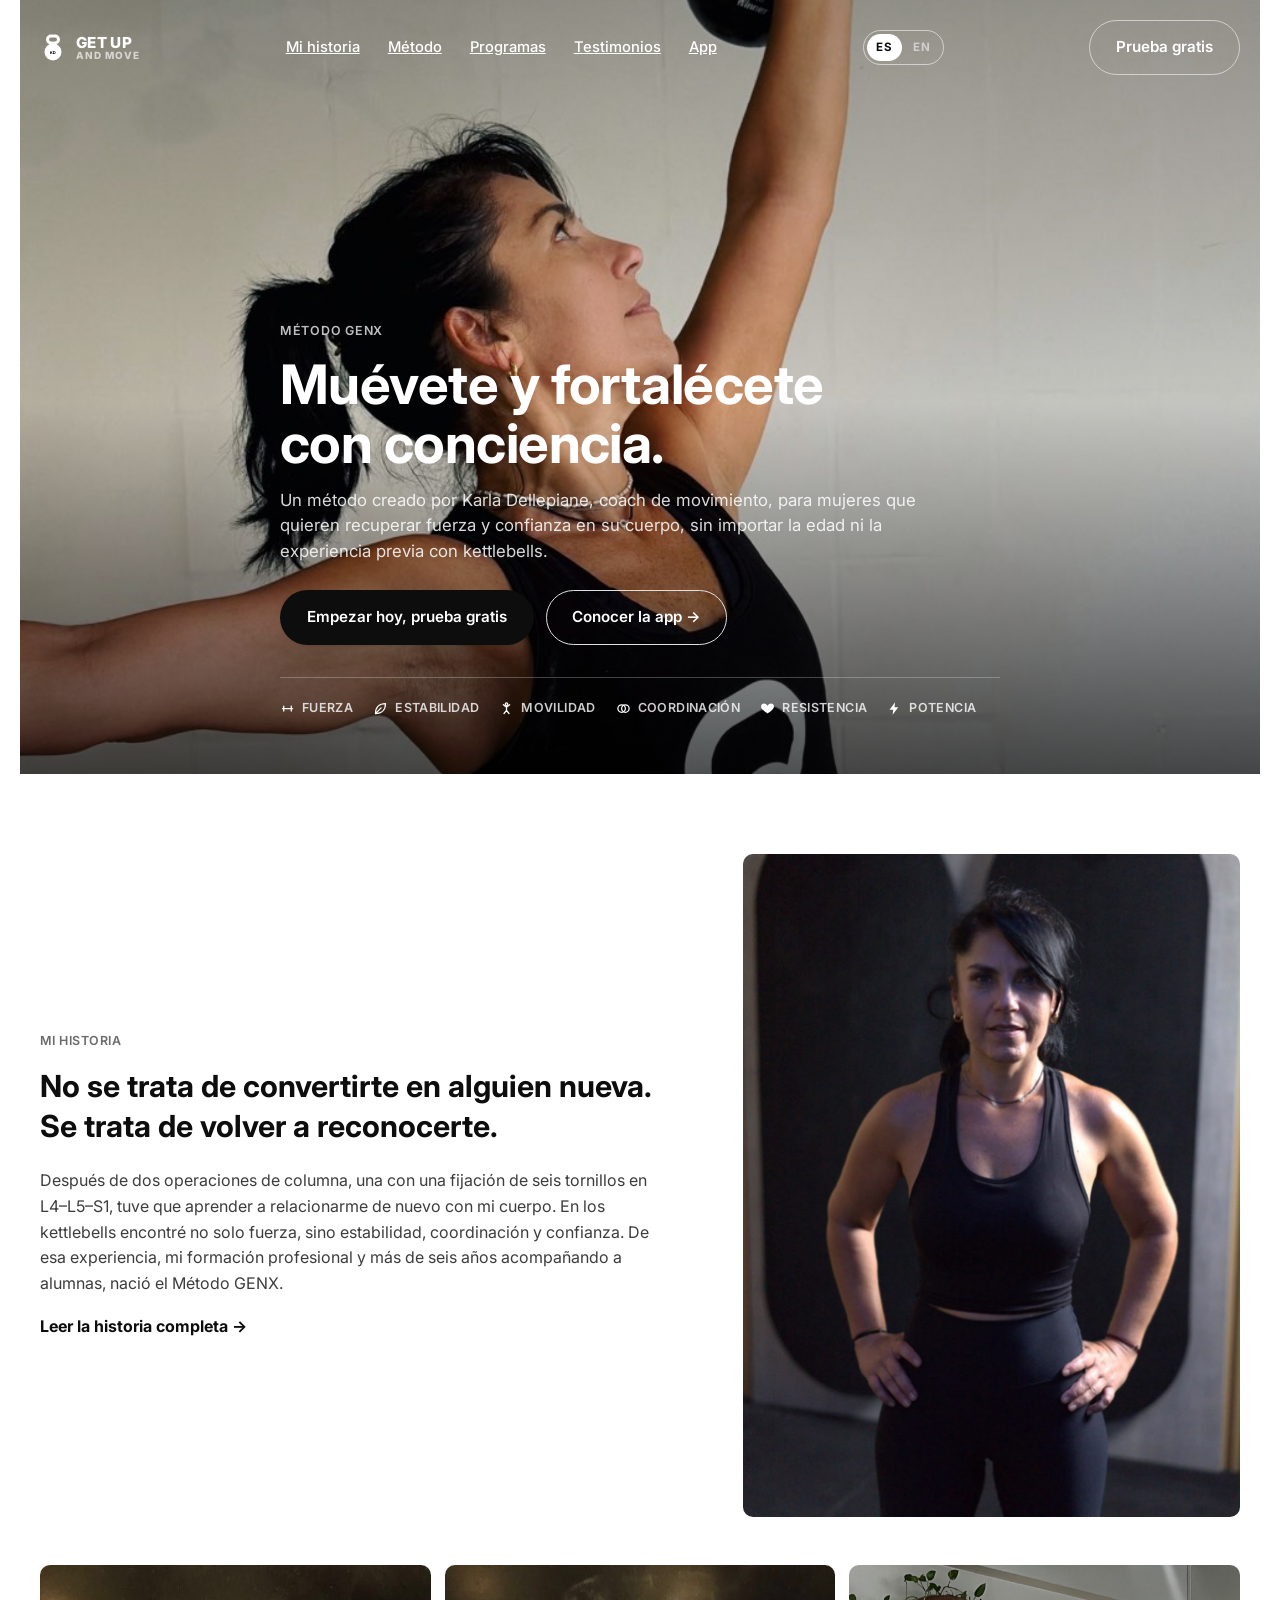
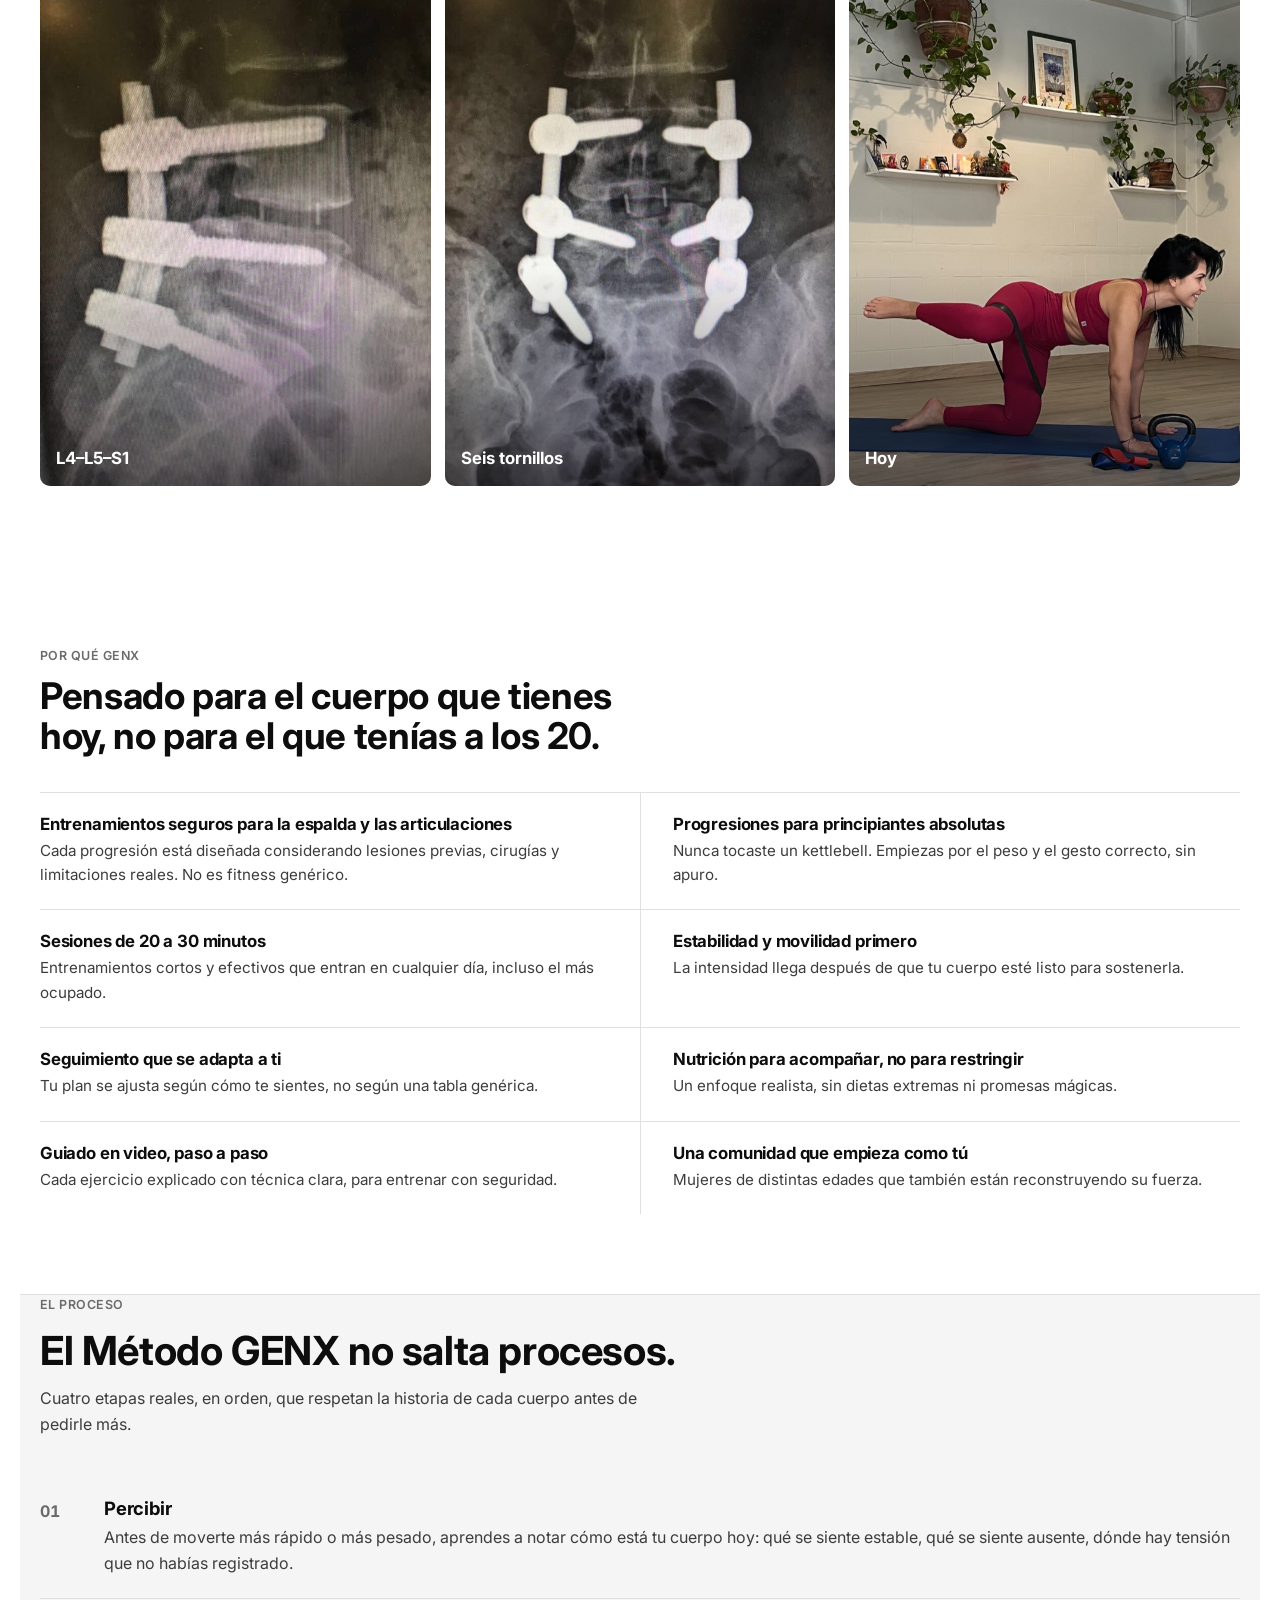
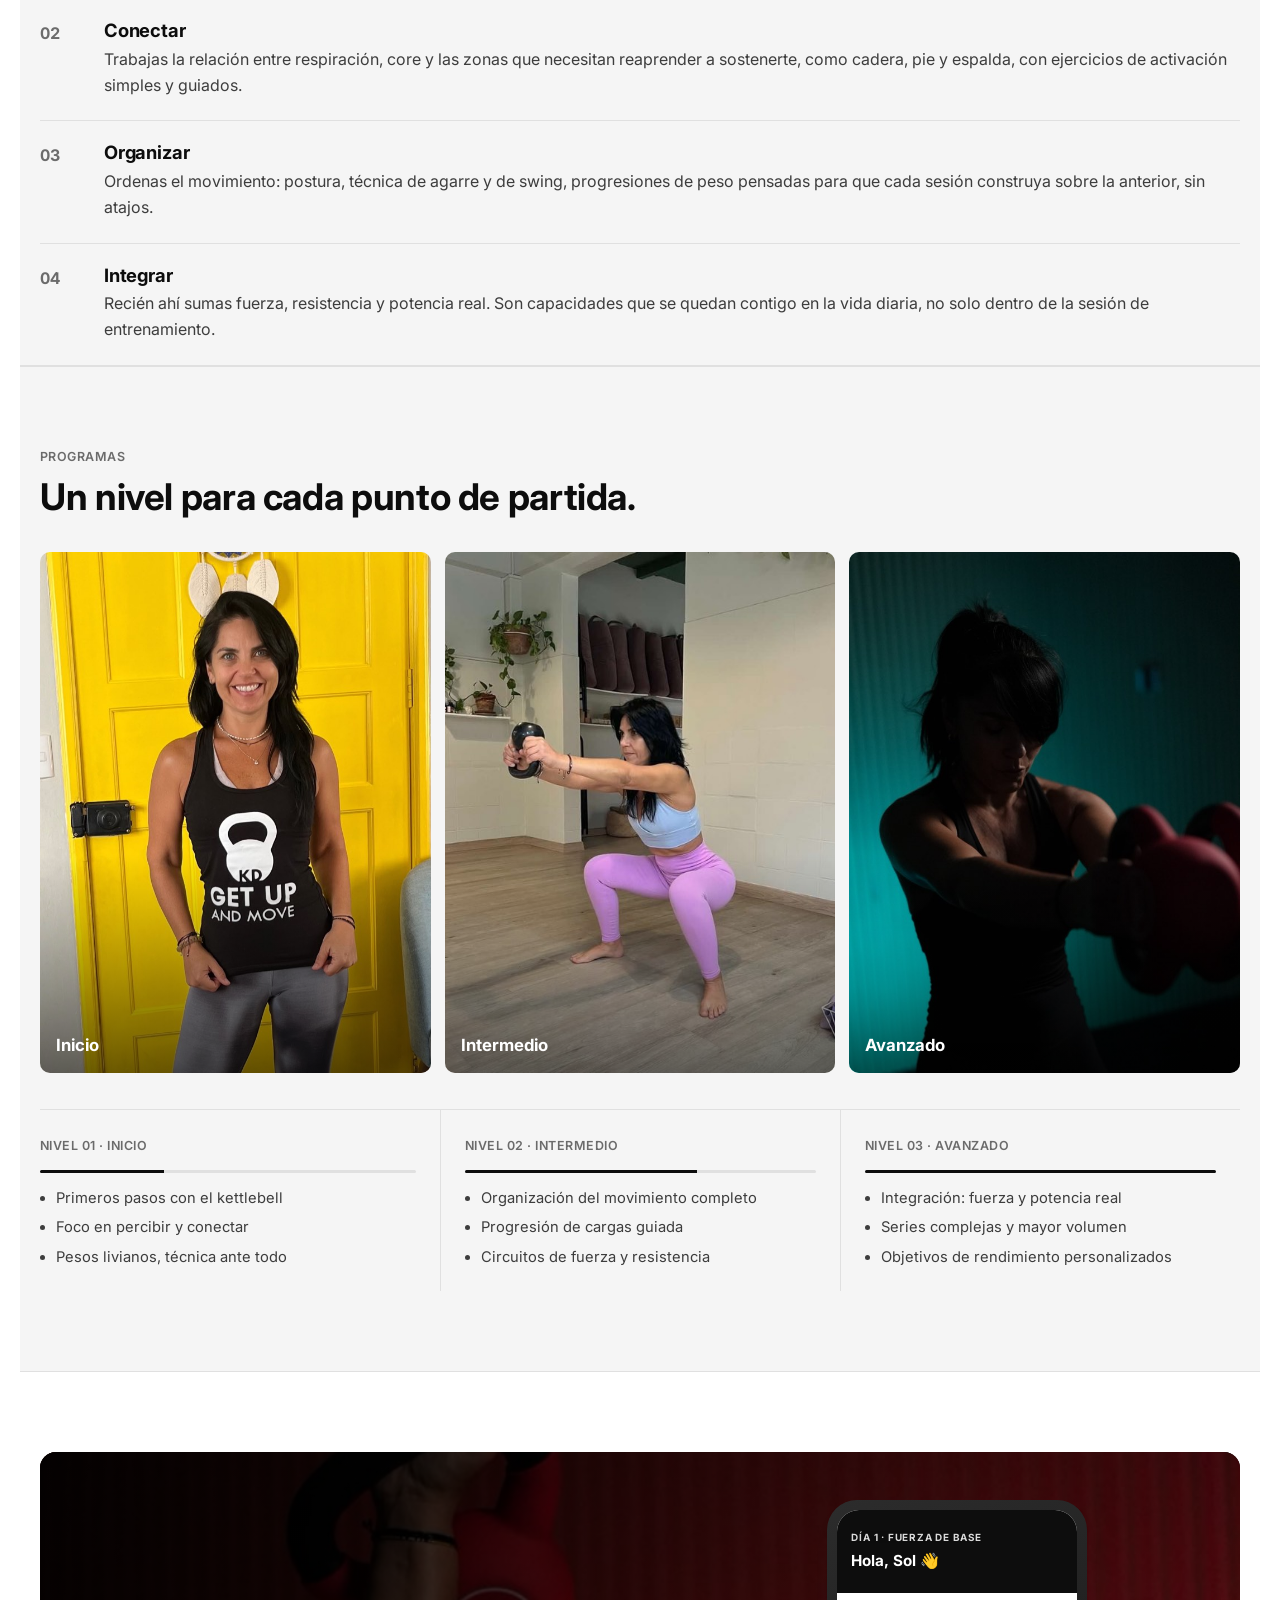
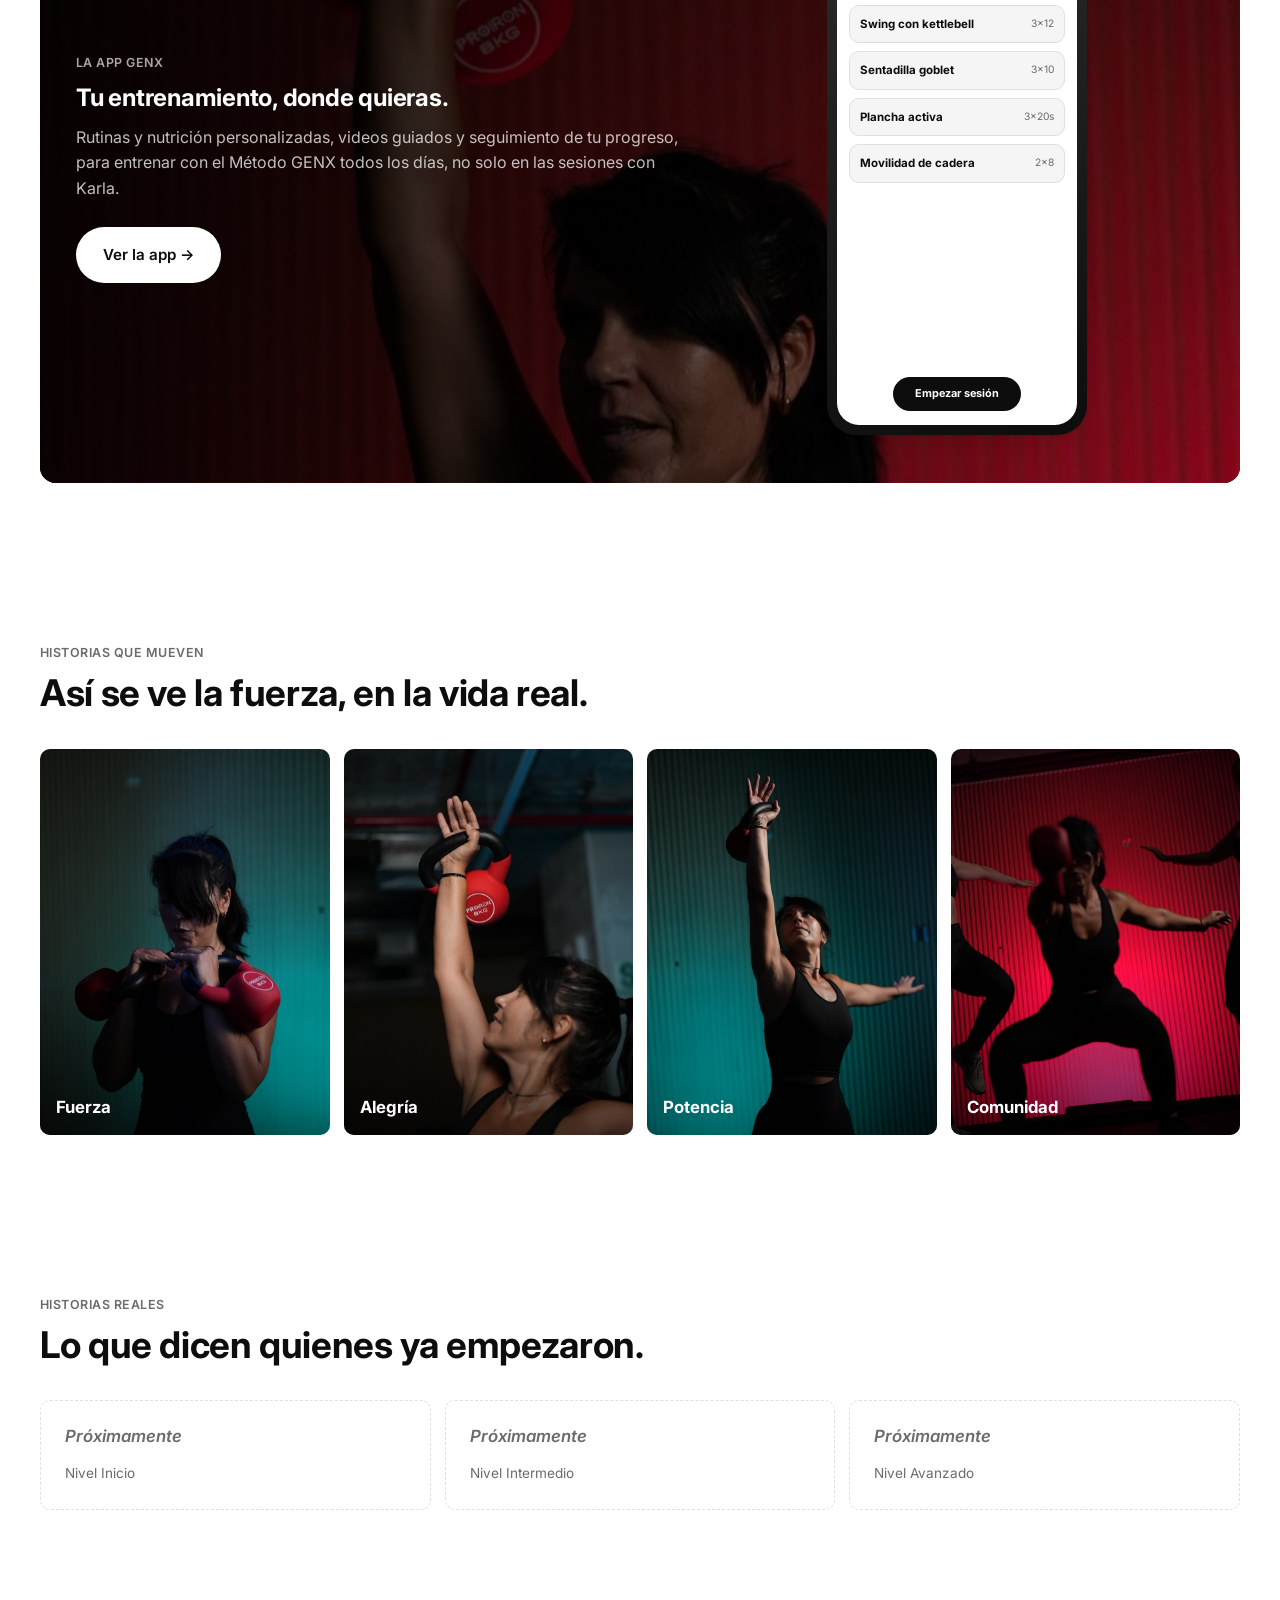
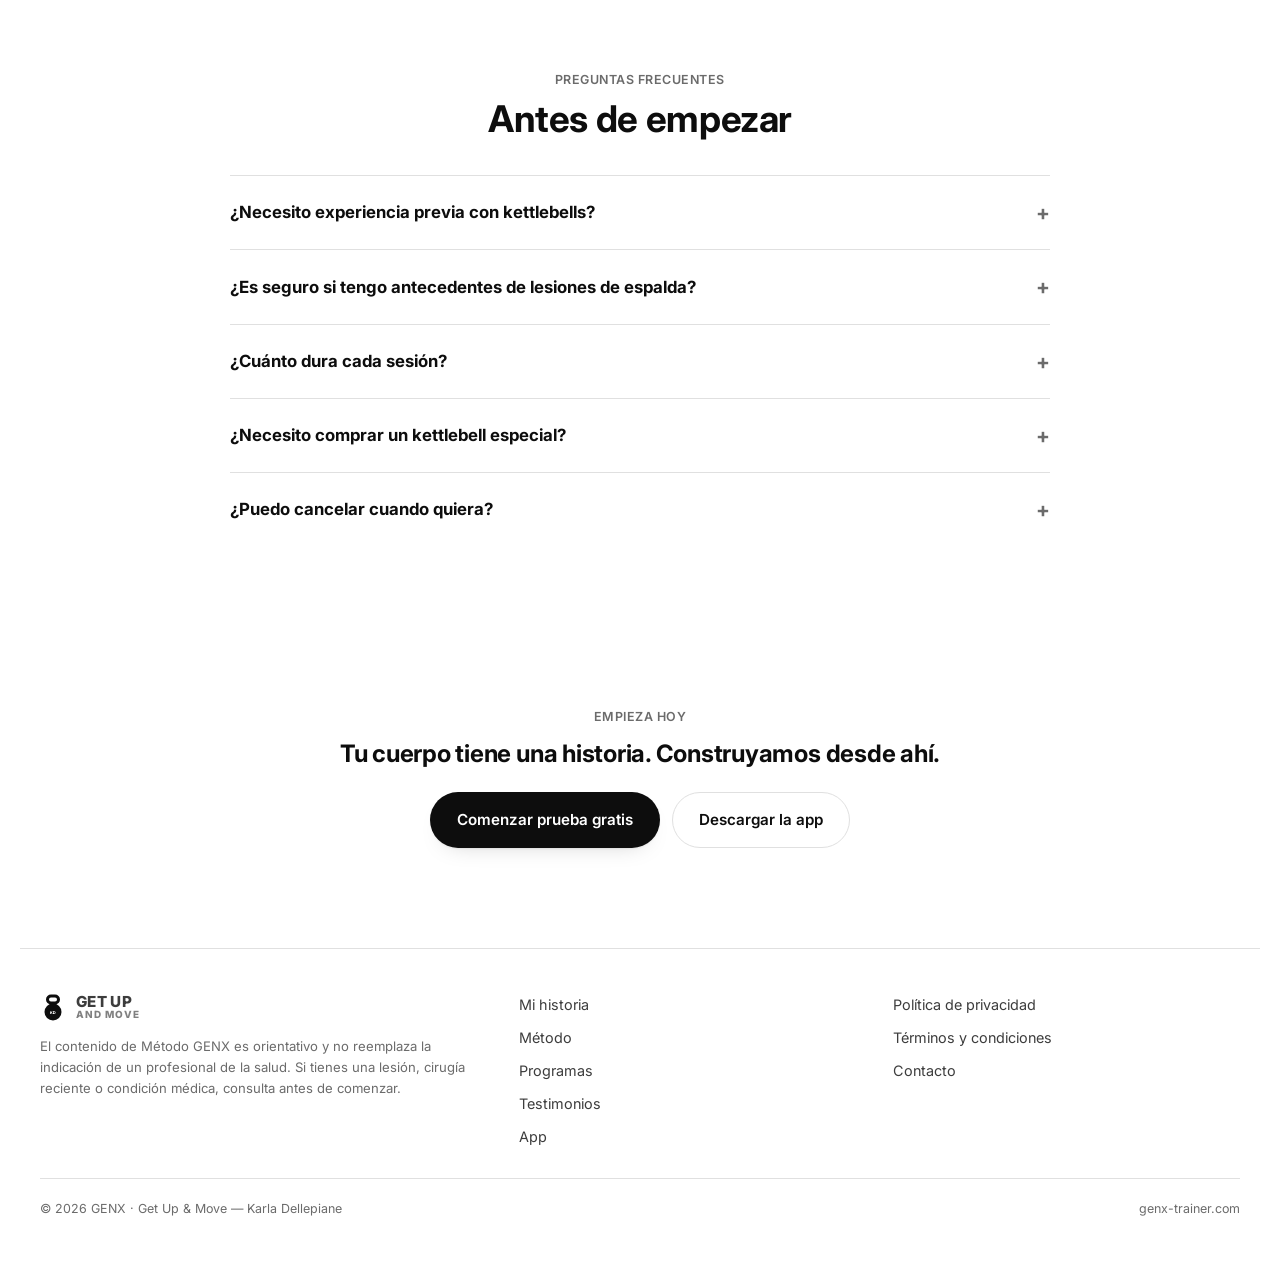
<file: index.html>
<!doctype html>
<html lang="es">
<head>
<meta charset="UTF-8">
<title data-i18n="meta.title_index">GENX Trainer</title>
<meta name="viewport" content="width=device-width, initial-scale=1, viewport-fit=cover">
<meta name="description" content="Método GENX de Karla Dellepiane: fuerza, estabilidad y confianza con kettlebells, pensado para mujeres que empiezan desde cero. Web y app de entrenamiento en español." data-i18n-content="meta.description_index">
<link rel="preconnect" href="https://fonts.googleapis.com">
<link rel="preconnect" href="https://fonts.gstatic.com" crossorigin>
<link href="https://fonts.googleapis.com/css2?family=Inter:wght@400;500;600;700;800&display=swap" rel="stylesheet">
<link rel="stylesheet" href="styles.css">
</head>
<body>
<a class="skip-link" href="#main" data-i18n="skip.link">Saltar al contenido</a>

<header class="site">
  <div class="wrap nav-row on-photo">
    <a class="wordmark" href="#main">
      <svg class="kd-mark on-dark" viewBox="0 0 100 116" role="img" aria-label="Isotipo Get Up and Move">
        <path class="kd-handle" fill-rule="evenodd" d="M42,6 L58,6 A20,20 0 0 1 78,26 A20,20 0 0 1 58,46 L42,46 A20,20 0 0 1 22,26 A20,20 0 0 1 42,6 Z M42,18 L58,18 A8,8 0 0 1 66,26 A8,8 0 0 1 58,34 L42,34 A8,8 0 0 1 34,26 A8,8 0 0 1 42,18 Z"></path>
        <circle class="kd-bell" cx="50" cy="76" r="34"></circle>
        <text class="kd-initials" x="50" y="83" font-size="15" text-anchor="middle">KD</text>
      </svg>
      <span class="word-lockup">
        <span class="word-big">GET UP</span>
        <span class="word-small">and move</span>
      </span>
    </a>
    <nav class="links" aria-label="Principal">
      <a href="#historia" data-i18n="nav.historia">Mi historia</a>
      <a href="#metodo" data-i18n="nav.metodo">Método</a>
      <a href="#programas" data-i18n="nav.programas">Programas</a>
      <a href="#testimonios" data-i18n="nav.testimonios">Testimonios</a>
      <a href="app.html" data-i18n="nav.app">App</a>
    </nav>
    <div class="lang-toggle" role="group" aria-label="Idioma / Language">
      <button type="button" data-lang="es" aria-pressed="true">ES</button>
      <button type="button" data-lang="en" aria-pressed="false">EN</button>
    </div>
    <a class="btn btn-secondary on-photo" href="#empezar" data-i18n="nav.cta_free">Prueba gratis</a>
  </div>
</header>

<main id="main">

  <!-- HERO -->
  <section class="hero">
    <img src="img/hero-karla.jpg" alt="Karla Dellepiane presionando un kettlebell sobre su cabeza, con remera Get Up and Move" data-i18n-alt="hero.alt">
    <div class="wrap hero-inner">
      <p class="eyebrow-ruled" data-i18n="hero.eyebrow">MÉTODO GENX</p>
      <h1 data-i18n="hero.h1">Muévete y fortalécete con conciencia.</h1>
      <p class="lede measure" data-i18n="hero.lede">Un método creado por Karla Dellepiane, coach de movimiento, para mujeres que quieren recuperar fuerza y confianza en su cuerpo, sin importar la edad ni la experiencia previa con kettlebells.</p>
      <div class="hero-ctas">
        <a class="btn btn-primary" href="#empezar" data-i18n="hero.cta1">Empezar hoy, prueba gratis</a>
        <a class="btn btn-secondary on-photo" href="app.html" data-i18n="hero.cta2">Conocer la app →</a>
      </div>
      <div class="capacities">
        <div class="capacity"><svg class="ic" viewBox="0 0 24 24" fill="none" stroke="currentColor" stroke-width="2" stroke-linecap="round" aria-hidden="true"><line x1="4" y1="12" x2="20" y2="12"></line><line x1="6" y1="8" x2="6" y2="16"></line><line x1="18" y1="8" x2="18" y2="16"></line></svg><span data-i18n="cap.fuerza">Fuerza</span></div>
        <div class="capacity"><svg class="ic" viewBox="0 0 24 24" fill="none" stroke="currentColor" stroke-width="2" stroke-linecap="round" stroke-linejoin="round" aria-hidden="true"><path d="M4 20C4 10 10 4 20 4c0 10-6 16-16 16Z"></path><path d="M4 20 13 11"></path></svg><span data-i18n="cap.estabilidad">Estabilidad</span></div>
        <div class="capacity"><svg class="ic" viewBox="0 0 24 24" fill="none" stroke="currentColor" stroke-width="2" stroke-linecap="round" aria-hidden="true"><circle cx="12" cy="5" r="2"></circle><path d="M12 8v7M12 10l-5-4M12 10l5-4M12 15l-4 5M12 15l4 5"></path></svg><span data-i18n="cap.movilidad">Movilidad</span></div>
        <div class="capacity"><svg class="ic" viewBox="0 0 24 24" fill="none" stroke="currentColor" stroke-width="2" aria-hidden="true"><circle cx="9" cy="12" r="6"></circle><circle cx="15" cy="12" r="6"></circle></svg><span data-i18n="cap.coordinacion">Coordinación</span></div>
        <div class="capacity"><svg class="ic" viewBox="0 0 24 24" fill="currentColor" aria-hidden="true"><path d="M12 20s-7-4.35-9.5-8.5C.5 8 2.5 4 6.5 4c2 0 3.5 1.2 5.5 3.5C14 5.2 15.5 4 17.5 4c4 0 6 4 4 7.5C19 15.65 12 20 12 20Z"></path></svg><span data-i18n="cap.resistencia">Resistencia</span></div>
        <div class="capacity"><svg class="ic" viewBox="0 0 24 24" fill="currentColor" aria-hidden="true"><path d="M13 2 4 14h6l-1 8 9-12h-6z"></path></svg><span data-i18n="cap.potencia">Potencia</span></div>
      </div>
    </div>
  </section>

  <!-- HISTORIA -->
  <section class="section" id="historia">
    <div class="wrap split">
      <div>
        <p class="eyebrow" data-i18n="historia.eyebrow">Mi historia</p>
        <p class="pull" style="margin-top:16px;" data-i18n="historia.pull">No se trata de convertirte en alguien nueva. Se trata de volver a reconocerte.</p>
        <p class="measure" style="margin-top:22px; color:var(--gray-700);" data-i18n="historia.p1">Después de dos operaciones de columna, una con una fijación de seis tornillos en L4–L5–S1, tuve que aprender a relacionarme de nuevo con mi cuerpo. En los kettlebells encontré no solo fuerza, sino estabilidad, coordinación y confianza. De esa experiencia, mi formación profesional y más de seis años acompañando a alumnas, nació el Método GENX.</p>

        <details class="bio-toggle">
          <summary data-i18n="historia.toggle">Leer la historia completa</summary>
          <div class="bio-full">
            <p data-i18n="historia.bio1">Soy Karla Dellepiane, coach de movimiento especializada en kettlebells (pesas rusas), entrenamiento funcional, neurofísica aplicada al movimiento y nutrición deportiva.</p>
            <p data-i18n="historia.bio2">Mi camino como entrenadora no comenzó únicamente con el deseo de hacer ejercicio. Comenzó con mi propia necesidad de recuperar la confianza en mi cuerpo. Después de atravesar dos operaciones de columna, quedaron algunas consecuencias en mi lado izquierdo: sentía el pie acartonado y me costaba conectar y estabilizar esa pierna y esa cadera. Mi cuerpo había cambiado y yo necesitaba aprender a relacionarme con él de una manera diferente.</p>
            <p data-i18n="historia.bio3">En ese proceso aparecieron los kettlebells. Entrenar con ellos no solo me ayudó a desarrollar fuerza: también me permitió trabajar mi estabilidad, coordinación, atención y confianza. Aprendí a percibir mejor mi cuerpo, comprender sus señales y organizar cada movimiento antes de exigirle más.</p>
            <p data-i18n="historia.bio4">Lo que comenzó como parte de mi propio proceso se convirtió en una vocación. Me especialicé durante más de seis años en entrenamiento con kettlebells y complementé mi formación con entrenamiento funcional, TRX, mace y mazo, nutrición deportiva y neurofísica aplicada al movimiento. De esa experiencia nació el Método GENX, creado por mí bajo la identidad de Get Up &amp; Move.</p>
            <p data-i18n="historia.bio5">GENX reconoce que cada cuerpo tiene una historia. Por eso no saltamos procesos ni confundimos rapidez con progreso. Primero aprendemos a percibir, después a conectar y organizar; desde allí podemos integrar y transformar.</p>
            <p data-i18n-html="historia.signature"><strong>Karla Dellepiane</strong><br>Creadora del Método GENX / Get Up &amp; Move<br>Muévete y fortalécete con conciencia.</p>
          </div>
        </details>
      </div>
      <div class="mission-photo" style="aspect-ratio:3/4;">
        <img src="img/historia-karla.jpg" alt="Retrato de Karla Dellepiane" data-i18n-alt="historia.alt_portrait">
      </div>
    </div>

    <div class="wrap" style="margin-top:48px;">
      <div class="photo-grid cols-3">
        <figure class="photo-card"><img src="img/xray-lateral.jpg" alt="Radiografía lateral de la columna de Karla con la fijación de tornillos" data-i18n-alt="historia.alt_xray_lat"><figcaption>L4–L5–S1</figcaption></figure>
        <figure class="photo-card"><img src="img/xray-frontal.jpg" alt="Radiografía frontal de la columna de Karla con la fijación de tornillos" data-i18n-alt="historia.alt_xray_front"><figcaption data-i18n="caption.tornillos">Seis tornillos</figcaption></figure>
        <figure class="photo-card"><img src="img/story2.jpg" alt="Karla Dellepiane entrenando estabilidad con banda de resistencia hoy" data-i18n-alt="historia.alt_hoy"><figcaption data-i18n="caption.hoy">Hoy</figcaption></figure>
      </div>
    </div>
  </section>

  <!-- BENEFICIOS -->
  <section class="section" id="beneficios">
    <div class="wrap">
      <div class="section-head">
        <p class="eyebrow" data-i18n="beneficios.eyebrow">Por qué GENX</p>
        <h2 data-i18n="beneficios.h2">Pensado para el cuerpo que tienes hoy, no para el que tenías a los 20.</h2>
      </div>
      <div class="benefits">
        <div class="benefit"><h4 data-i18n="benefit1.h">Entrenamientos seguros para la espalda y las articulaciones</h4><p data-i18n="benefit1.p">Cada progresión está diseñada considerando lesiones previas, cirugías y limitaciones reales. No es fitness genérico.</p></div>
        <div class="benefit"><h4 data-i18n="benefit2.h">Progresiones para principiantes absolutas</h4><p data-i18n="benefit2.p">Nunca tocaste un kettlebell. Empiezas por el peso y el gesto correcto, sin apuro.</p></div>
        <div class="benefit"><h4 data-i18n="benefit3.h">Sesiones de 20 a 30 minutos</h4><p data-i18n="benefit3.p">Entrenamientos cortos y efectivos que entran en cualquier día, incluso el más ocupado.</p></div>
        <div class="benefit"><h4 data-i18n="benefit4.h">Estabilidad y movilidad primero</h4><p data-i18n="benefit4.p">La intensidad llega después de que tu cuerpo esté listo para sostenerla.</p></div>
        <div class="benefit"><h4 data-i18n="benefit5.h">Seguimiento que se adapta a ti</h4><p data-i18n="benefit5.p">Tu plan se ajusta según cómo te sientes, no según una tabla genérica.</p></div>
        <div class="benefit"><h4 data-i18n="benefit6.h">Nutrición para acompañar, no para restringir</h4><p data-i18n="benefit6.p">Un enfoque realista, sin dietas extremas ni promesas mágicas.</p></div>
        <div class="benefit"><h4 data-i18n="benefit7.h">Guiado en video, paso a paso</h4><p data-i18n="benefit7.p">Cada ejercicio explicado con técnica clara, para entrenar con seguridad.</p></div>
        <div class="benefit"><h4 data-i18n="benefit8.h">Una comunidad que empieza como tú</h4><p data-i18n="benefit8.p">Mujeres de distintas edades que también están reconstruyendo su fuerza.</p></div>
      </div>
    </div>
  </section>

  <!-- MÉTODO -->
  <section class="method" id="metodo">
    <div class="wrap">
      <div class="method-head">
        <p class="eyebrow" data-i18n="metodo.eyebrow">El proceso</p>
        <h2 style="font-size:clamp(1.8rem,3.6vw,2.5rem); margin-top:14px;" data-i18n="metodo.h2">El Método GENX no salta procesos.</h2>
        <p class="measure" style="margin-top:14px; color:var(--gray-700);" data-i18n="metodo.lede">Cuatro etapas reales, en orden, que respetan la historia de cada cuerpo antes de pedirle más.</p>
      </div>
      <ul class="step-list">
        <li class="step-list-item">
          <span class="step-num">01</span>
          <div><h3 data-i18n="step1.h">Percibir</h3><p data-i18n="step1.p">Antes de moverte más rápido o más pesado, aprendes a notar cómo está tu cuerpo hoy: qué se siente estable, qué se siente ausente, dónde hay tensión que no habías registrado.</p></div>
        </li>
        <li class="step-list-item">
          <span class="step-num">02</span>
          <div><h3 data-i18n="step2.h">Conectar</h3><p data-i18n="step2.p">Trabajas la relación entre respiración, core y las zonas que necesitan reaprender a sostenerte, como cadera, pie y espalda, con ejercicios de activación simples y guiados.</p></div>
        </li>
        <li class="step-list-item">
          <span class="step-num">03</span>
          <div><h3 data-i18n="step3.h">Organizar</h3><p data-i18n="step3.p">Ordenas el movimiento: postura, técnica de agarre y de swing, progresiones de peso pensadas para que cada sesión construya sobre la anterior, sin atajos.</p></div>
        </li>
        <li class="step-list-item">
          <span class="step-num">04</span>
          <div><h3 data-i18n="step4.h">Integrar</h3><p data-i18n="step4.p">Recién ahí sumas fuerza, resistencia y potencia real. Son capacidades que se quedan contigo en la vida diaria, no solo dentro de la sesión de entrenamiento.</p></div>
        </li>
      </ul>
    </div>
  </section>

  <!-- PROGRAMAS -->
  <section class="section" id="programas" style="background:var(--gray-50); border-block:1px solid var(--gray-200);">
    <div class="wrap">
      <div class="section-head">
        <p class="eyebrow" data-i18n="programas.eyebrow">Programas</p>
        <h2 data-i18n="programas.h2">Un nivel para cada punto de partida.</h2>
      </div>
      <div class="photo-grid cols-3">
        <figure class="photo-card photo-card-inicio"><img src="img/nivel1.jpg" alt="Nivel Inicio del Método GENX" data-i18n-alt="programas.alt_inicio"><figcaption data-i18n="caption.inicio">Inicio</figcaption></figure>
        <figure class="photo-card"><img src="img/nivel2.jpg" alt="Nivel Intermedio del Método GENX" data-i18n-alt="programas.alt_intermedio"><figcaption data-i18n="caption.intermedio">Intermedio</figcaption></figure>
        <figure class="photo-card"><img src="img/nivel3.jpg" alt="Nivel Avanzado del Método GENX" data-i18n-alt="programas.alt_avanzado"><figcaption data-i18n="caption.avanzado">Avanzado</figcaption></figure>
      </div>
      <div class="levels">
        <div class="level">
          <span class="eyebrow" data-i18n="level1.eyebrow">Nivel 01 · Inicio</span>
          <div class="bar"><i style="width:33%"></i></div>
          <ul>
            <li data-i18n="level1.li1">Primeros pasos con el kettlebell</li>
            <li data-i18n="level1.li2">Foco en percibir y conectar</li>
            <li data-i18n="level1.li3">Pesos livianos, técnica ante todo</li>
          </ul>
        </div>
        <div class="level">
          <span class="eyebrow" data-i18n="level2.eyebrow">Nivel 02 · Intermedio</span>
          <div class="bar"><i style="width:66%"></i></div>
          <ul>
            <li data-i18n="level2.li1">Organización del movimiento completo</li>
            <li data-i18n="level2.li2">Progresión de cargas guiada</li>
            <li data-i18n="level2.li3">Circuitos de fuerza y resistencia</li>
          </ul>
        </div>
        <div class="level">
          <span class="eyebrow" data-i18n="level3.eyebrow">Nivel 03 · Avanzado</span>
          <div class="bar"><i style="width:100%"></i></div>
          <ul>
            <li data-i18n="level3.li1">Integración: fuerza y potencia real</li>
            <li data-i18n="level3.li2">Series complejas y mayor volumen</li>
            <li data-i18n="level3.li3">Objetivos de rendimiento personalizados</li>
          </ul>
        </div>
      </div>
    </div>
  </section>

  <!-- APP TEASER -->
  <section class="section">
    <div class="wrap">
      <div class="dark-block teaser-photo">
        <img class="teaser-bg" src="img/accion-karla.jpg" alt="">
        <div class="dark-grid">
          <div>
            <p class="eyebrow" style="color:rgba(255,255,255,.65);" data-i18n="appteaser.eyebrow">La app GENX</p>
            <h2 style="margin-top:12px;" data-i18n="appteaser.h2">Tu entrenamiento, donde quieras.</h2>
            <p class="lede measure" style="margin-top:14px;" data-i18n="appteaser.p">Rutinas y nutrición personalizadas, videos guiados y seguimiento de tu progreso, para entrenar con el Método GENX todos los días, no solo en las sesiones con Karla.</p>
            <a class="btn btn-on-dark" href="app.html" style="margin-top:26px;" data-i18n="appteaser.cta">Ver la app →</a>
          </div>
          <div class="phone" aria-hidden="true">
            <div class="screen">
              <header><span class="day" data-i18n="phone.day1">Día 1 · Fuerza de base</span><br><span data-i18n="phone.hello">Hola, Sol 👋</span></header>
              <div class="rows">
                <div class="row"><b data-i18n="phone.row1">Swing con kettlebell</b><span>3×12</span></div>
                <div class="row"><b data-i18n="phone.row2">Sentadilla goblet</b><span>3×10</span></div>
                <div class="row"><b data-i18n="phone.row3">Plancha activa</b><span>3×20s</span></div>
                <div class="row"><b data-i18n="phone.row4">Movilidad de cadera</b><span>2×8</span></div>
              </div>
              <span class="fab" data-i18n="phone.start">Empezar sesión</span>
            </div>
          </div>
        </div>
      </div>
    </div>
  </section>

  <!-- HISTORIAS QUE MUEVEN -->
  <section class="section" id="historias">
    <div class="wrap">
      <div class="section-head">
        <p class="eyebrow" data-i18n="historias.eyebrow">Historias que mueven</p>
        <h2 data-i18n="historias.h2">Así se ve la fuerza, en la vida real.</h2>
      </div>
      <div class="photo-grid cols-4">
        <figure class="photo-card photo-card-fuerza"><img src="img/fuerza.jpg" alt="Karla Dellepiane sosteniendo dos kettlebells cruzadas al pecho" data-i18n-alt="historias.alt_fuerza"><figcaption data-i18n="caption.fuerza">Fuerza</figcaption></figure>
        <figure class="photo-card photo-card-alegria"><img src="img/alegria.jpg" alt="Karla Dellepiane presionando un kettlebell sobre su cabeza, sonriendo" data-i18n-alt="historias.alt_alegria"><figcaption data-i18n="caption.alegria">Alegría</figcaption></figure>
        <figure class="photo-card photo-card-potencia"><img src="img/potencia.jpg" alt="Karla Dellepiane presionando un kettlebell hacia arriba con el brazo extendido" data-i18n-alt="historias.alt_potencia"><figcaption data-i18n="caption.potenciaCap">Potencia</figcaption></figure>
        <figure class="photo-card photo-card-comunidad"><img src="img/comunidad.jpg" alt="Karla Dellepiane entrenando en clase grupal con otras alumnas" data-i18n-alt="historias.alt_comunidad"><figcaption data-i18n="caption.comunidad">Comunidad</figcaption></figure>
      </div>
    </div>
  </section>

  <!-- TESTIMONIOS -->
  <section class="section" id="testimonios">
    <div class="wrap">
      <div class="section-head">
        <p class="eyebrow" data-i18n="testimonios.eyebrow">Historias reales</p>
        <h2 data-i18n="testimonios.h2">Lo que dicen quienes ya empezaron.</h2>
      </div>
      <div class="testis">
        <div class="testi testi-placeholder">
          <p class="quote" data-i18n="testi.soon">Próximamente</p>
          <p class="who" data-i18n="testi.who1">Nivel Inicio</p>
        </div>
        <div class="testi testi-placeholder">
          <p class="quote" data-i18n="testi.soon">Próximamente</p>
          <p class="who" data-i18n="testi.who2">Nivel Intermedio</p>
        </div>
        <div class="testi testi-placeholder">
          <p class="quote" data-i18n="testi.soon">Próximamente</p>
          <p class="who" data-i18n="testi.who3">Nivel Avanzado</p>
        </div>
      </div>
    </div>
  </section>

  <!-- FAQ -->
  <section class="section" id="faq">
    <div class="wrap" style="max-width:820px; margin-inline:auto;">
      <div class="section-head center">
        <p class="eyebrow" data-i18n="faq.eyebrow">Preguntas frecuentes</p>
        <h2 data-i18n="faq.h2">Antes de empezar</h2>
      </div>
      <details class="faq-item"><summary data-i18n="faq1.q">¿Necesito experiencia previa con kettlebells?</summary><p data-i18n="faq1.a">No. El nivel Inicio está pensado para quien nunca entrenó con pesas rusas. Empiezas por la técnica y el peso adecuado para ti.</p></details>
      <details class="faq-item"><summary data-i18n="faq2.q">¿Es seguro si tengo antecedentes de lesiones de espalda?</summary><p data-i18n="faq2.a">El método nació de una recuperación real y prioriza la seguridad articular en cada progresión. Aun así, no reemplaza la indicación de tu médico o kinesiólogo: consulta antes de empezar si tienes una condición activa.</p></details>
      <details class="faq-item"><summary data-i18n="faq3.q">¿Cuánto dura cada sesión?</summary><p data-i18n="faq3.a">Entre 20 y 30 minutos, pensadas para sostenerse en el tiempo sin ocupar toda tu agenda.</p></details>
      <details class="faq-item"><summary data-i18n="faq4.q">¿Necesito comprar un kettlebell especial?</summary><p data-i18n="faq4.a">Alcanza con un kettlebell del peso indicado según tu nivel; en la app te decimos exactamente cuál conseguir antes de empezar.</p></details>
      <details class="faq-item"><summary data-i18n="faq5.q">¿Puedo cancelar cuando quiera?</summary><p data-i18n="faq5.a">Sí, la suscripción se cancela cuando quieras desde tu cuenta, sin permanencia mínima.</p></details>
    </div>
  </section>

  <!-- CTA FINAL -->
  <section class="section" id="empezar">
    <div class="wrap center" style="max-width:640px;">
      <p class="eyebrow" data-i18n="final.eyebrow">Empieza hoy</p>
      <h2 style="margin-top:14px;" data-i18n="final.h2">Tu cuerpo tiene una historia. Construyamos desde ahí.</h2>
      <div class="hero-ctas" style="justify-content:center; margin-top:26px;">
        <a class="btn btn-primary" href="#" data-i18n="final.cta1">Comenzar prueba gratis</a>
        <a class="btn btn-secondary" href="app.html" data-i18n="final.cta2">Descargar la app</a>
      </div>
    </div>
  </section>

</main>

<footer class="site">
  <div class="wrap foot-grid">
    <div>
      <a class="wordmark" href="#main">
        <svg class="kd-mark" viewBox="0 0 100 116" role="img" aria-label="Isotipo Get Up and Move">
          <path class="kd-handle" fill-rule="evenodd" d="M42,6 L58,6 A20,20 0 0 1 78,26 A20,20 0 0 1 58,46 L42,46 A20,20 0 0 1 22,26 A20,20 0 0 1 42,6 Z M42,18 L58,18 A8,8 0 0 1 66,26 A8,8 0 0 1 58,34 L42,34 A8,8 0 0 1 34,26 A8,8 0 0 1 42,18 Z"></path>
          <circle class="kd-bell" cx="50" cy="76" r="34"></circle>
          <text class="kd-initials" x="50" y="83" font-size="15" text-anchor="middle">KD</text>
        </svg>
        <span class="word-lockup">
          <span class="word-big">GET UP</span>
          <span class="word-small">and move</span>
        </span>
      </a>
      <p class="disclaimer" data-i18n="footer.disclaimer_index">El contenido de Método GENX es orientativo y no reemplaza la indicación de un profesional de la salud. Si tienes una lesión, cirugía reciente o condición médica, consulta antes de comenzar.</p>
    </div>
    <nav aria-label="Sitio">
      <a href="#historia" data-i18n="nav.historia">Mi historia</a>
      <a href="#metodo" data-i18n="nav.metodo">Método</a>
      <a href="#programas" data-i18n="nav.programas">Programas</a>
      <a href="#testimonios" data-i18n="nav.testimonios">Testimonios</a>
      <a href="app.html" data-i18n="nav.app">App</a>
    </nav>
    <nav aria-label="Legal">
      <a href="#" data-i18n="footer.privacy">Política de privacidad</a>
      <a href="#" data-i18n="footer.terms">Términos y condiciones</a>
      <a href="#" data-i18n="footer.contact">Contacto</a>
    </nav>
  </div>
  <div class="wrap foot-legal">
    <span>© 2026 GENX · Get Up &amp; Move — Karla Dellepiane</span>
    <span>genx-trainer.com</span>
  </div>
</footer>

<script src="i18n.js" defer></script>
</body>
</html>
</file>
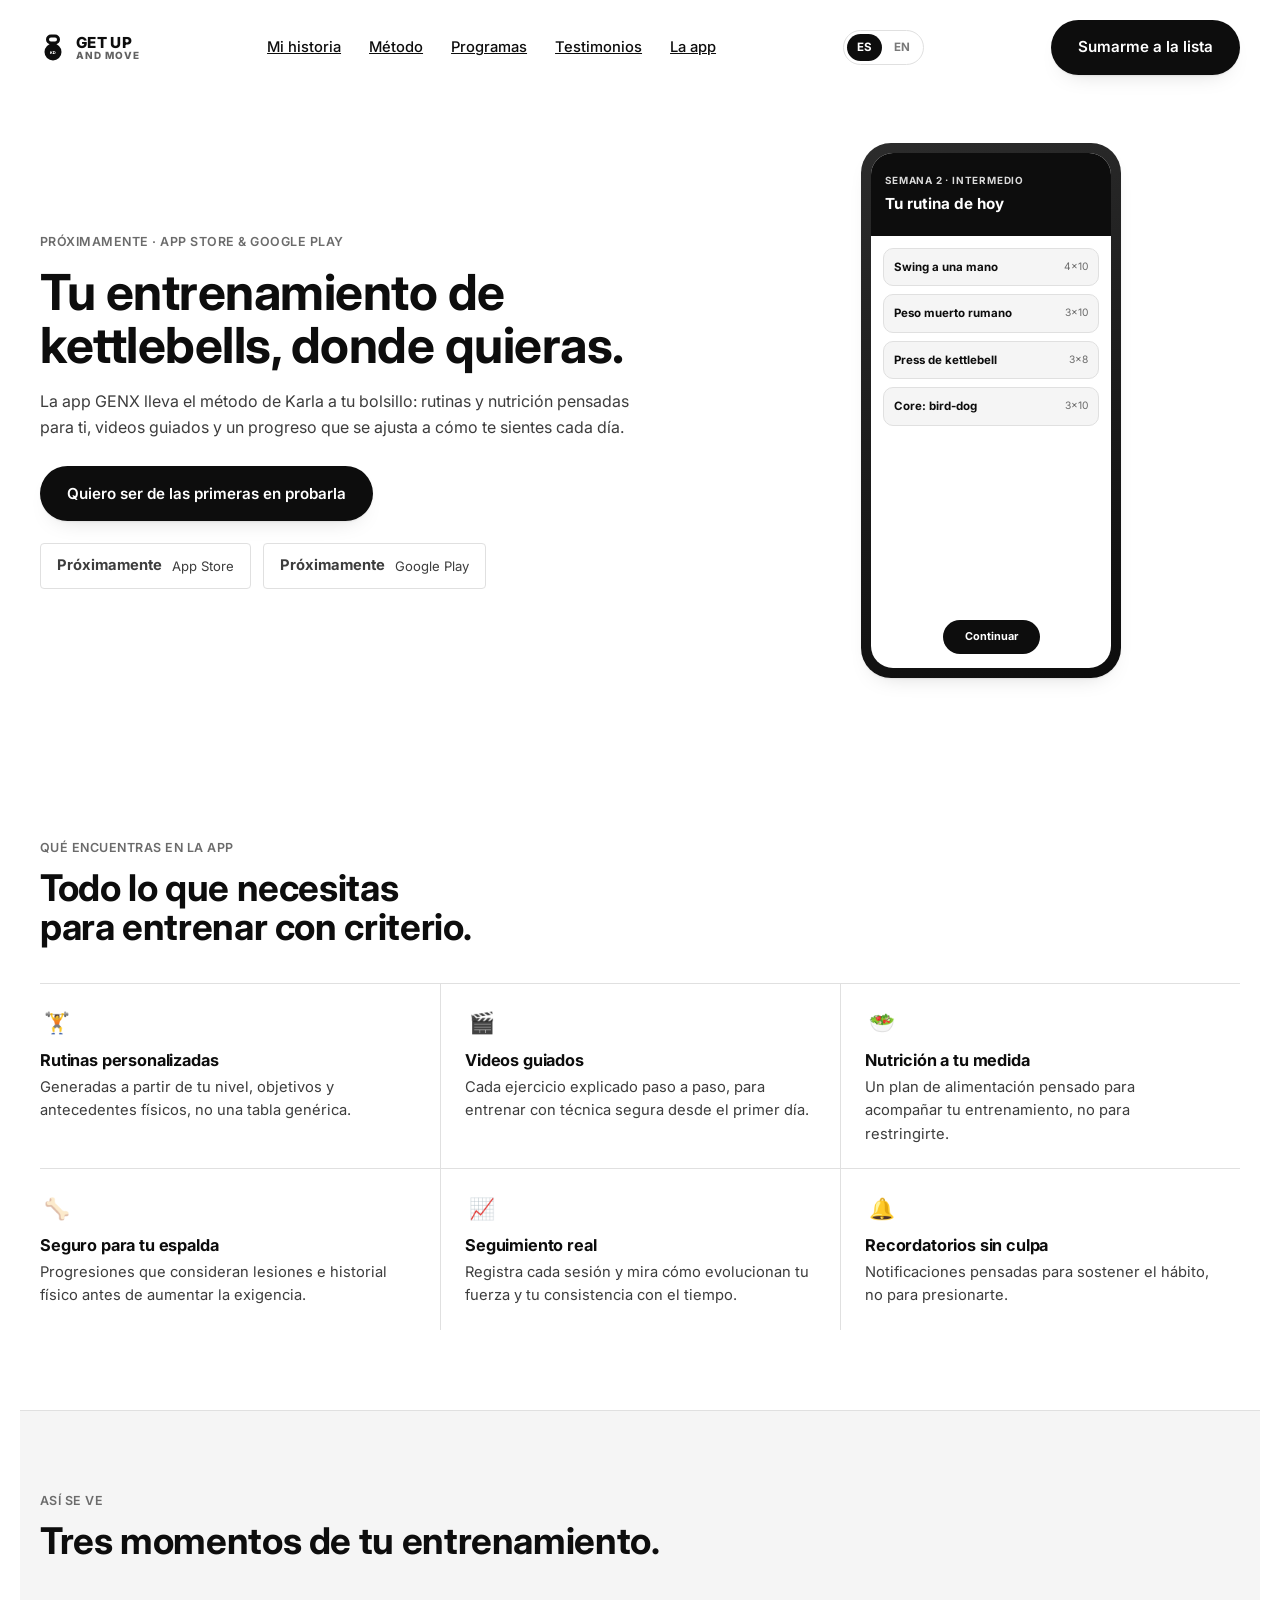
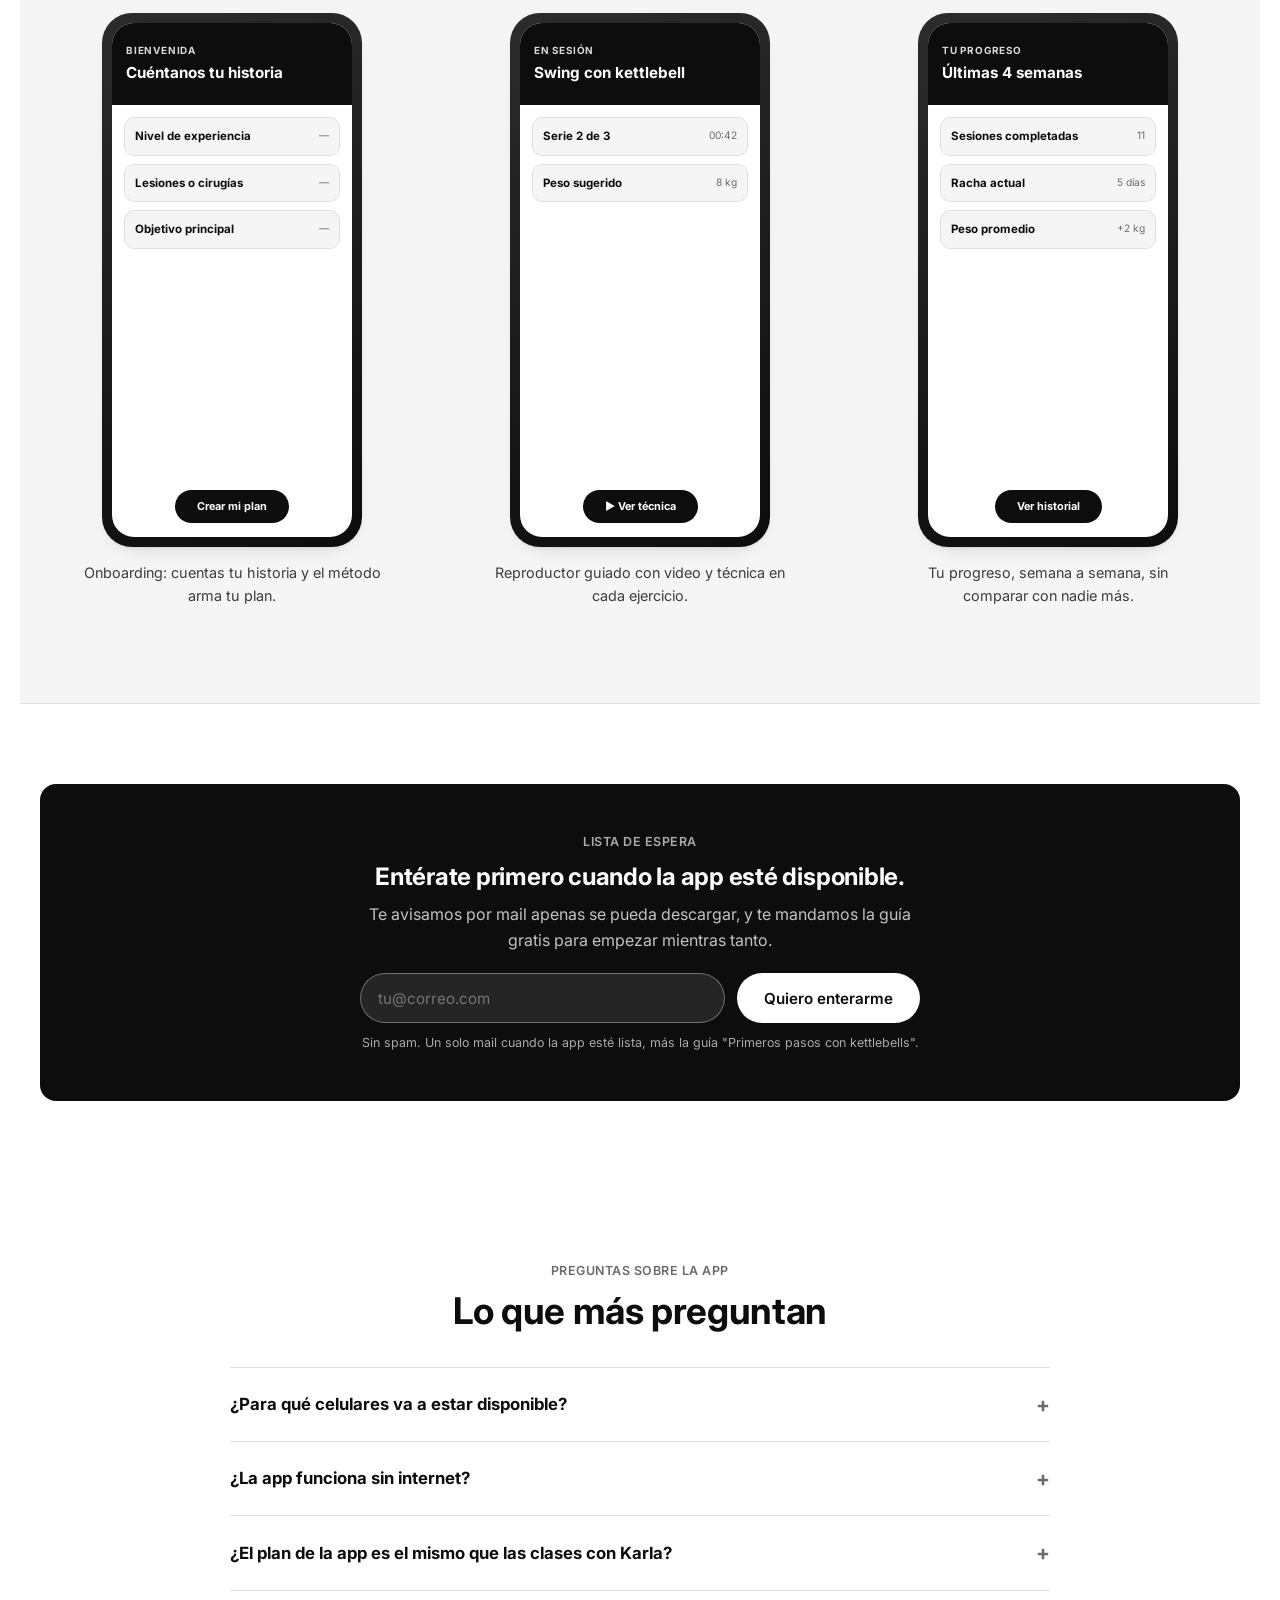
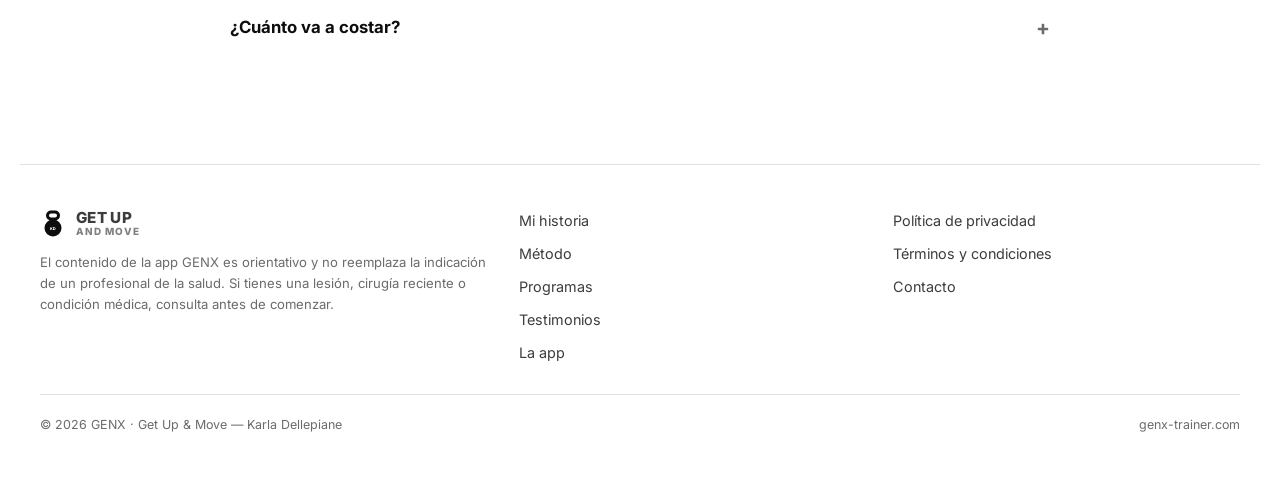
<file: app.html>
<!doctype html>
<html lang="es">
<head>
<meta charset="UTF-8">
<title data-i18n="meta.title_app">App GENX Trainer</title>
<meta name="viewport" content="width=device-width, initial-scale=1, viewport-fit=cover">
<meta name="description" content="Descarga la app GENX: rutinas de kettlebells y nutrición personalizadas por Karla Dellepiane, videos guiados y seguimiento de progreso. Pronto en App Store y Google Play." data-i18n-content="meta.description_app">
<link rel="preconnect" href="https://fonts.googleapis.com">
<link rel="preconnect" href="https://fonts.gstatic.com" crossorigin>
<link href="https://fonts.googleapis.com/css2?family=Inter:wght@400;500;600;700;800&display=swap" rel="stylesheet">
<link rel="stylesheet" href="styles.css">
</head>
<body>
<a class="skip-link" href="#main" data-i18n="skip.link">Saltar al contenido</a>

<header class="site">
  <div class="wrap nav-row">
    <a class="wordmark" href="index.html">
      <svg class="kd-mark" viewBox="0 0 100 116" role="img" aria-label="Isotipo Get Up and Move">
        <path class="kd-handle" fill-rule="evenodd" d="M42,6 L58,6 A20,20 0 0 1 78,26 A20,20 0 0 1 58,46 L42,46 A20,20 0 0 1 22,26 A20,20 0 0 1 42,6 Z M42,18 L58,18 A8,8 0 0 1 66,26 A8,8 0 0 1 58,34 L42,34 A8,8 0 0 1 34,26 A8,8 0 0 1 42,18 Z"></path>
        <circle class="kd-bell" cx="50" cy="76" r="34"></circle>
        <text class="kd-initials" x="50" y="83" font-size="15" text-anchor="middle">KD</text>
      </svg>
      <span class="word-lockup">
        <span class="word-big">GET UP</span>
        <span class="word-small">and move</span>
      </span>
    </a>
    <nav class="links" aria-label="Principal">
      <a href="index.html#historia" data-i18n="nav.historia">Mi historia</a>
      <a href="index.html#metodo" data-i18n="nav.metodo">Método</a>
      <a href="index.html#programas" data-i18n="nav.programas">Programas</a>
      <a href="index.html#testimonios" data-i18n="nav.testimonios">Testimonios</a>
      <a href="#funciones" data-i18n="nav.app_page">La app</a>
    </nav>
    <div class="lang-toggle" role="group" aria-label="Idioma / Language">
      <button type="button" data-lang="es" aria-pressed="true">ES</button>
      <button type="button" data-lang="en" aria-pressed="false">EN</button>
    </div>
    <a class="btn btn-primary" href="#anotarse" data-i18n="nav.cta_waitlist">Sumarme a la lista</a>
  </div>
</header>

<main id="main">

  <!-- HERO APP -->
  <section class="section" style="padding-top:48px;">
    <div class="wrap split">
      <div>
        <p class="eyebrow" data-i18n="apphero.eyebrow">Próximamente · App Store &amp; Google Play</p>
        <h1 style="font-size:clamp(2.1rem,5vw,3.1rem); margin-top:14px;" data-i18n="apphero.h1">Tu entrenamiento de kettlebells, donde quieras.</h1>
        <p class="lede measure" style="margin-top:16px; color:var(--gray-700);" data-i18n="apphero.lede">La app GENX lleva el método de Karla a tu bolsillo: rutinas y nutrición pensadas para ti, videos guiados y un progreso que se ajusta a cómo te sientes cada día.</p>
        <div class="hero-ctas">
          <a class="btn btn-primary" href="#anotarse" data-i18n="apphero.cta">Quiero ser de las primeras en probarla</a>
        </div>
        <div class="stores">
          <span class="store-btn"><b data-i18n="store.soon">Próximamente</b><span data-i18n="store.appstore">App Store</span></span>
          <span class="store-btn"><b data-i18n="store.soon">Próximamente</b><span data-i18n="store.googleplay">Google Play</span></span>
        </div>
      </div>
      <div class="phone" aria-hidden="true">
        <div class="screen">
          <header><span class="day" data-i18n="phone2.week">Semana 2 · Intermedio</span><br><span data-i18n="phone2.today">Tu rutina de hoy</span></header>
          <div class="rows">
            <div class="row"><b data-i18n="phone2.row1">Swing a una mano</b><span>4×10</span></div>
            <div class="row"><b data-i18n="phone2.row2">Peso muerto rumano</b><span>3×10</span></div>
            <div class="row"><b data-i18n="phone2.row3">Press de kettlebell</b><span>3×8</span></div>
            <div class="row"><b data-i18n="phone2.row4">Core: bird-dog</b><span>3×10</span></div>
          </div>
          <span class="fab" data-i18n="phone2.continue">Continuar</span>
        </div>
      </div>
    </div>
  </section>

  <!-- FEATURES -->
  <section class="section" id="funciones">
    <div class="wrap">
      <div class="section-head">
        <p class="eyebrow" data-i18n="features.eyebrow">Qué encuentras en la app</p>
        <h2 data-i18n="features.h2">Todo lo que necesitas para entrenar con criterio.</h2>
      </div>
      <div class="features">
        <div class="feature">
          <div class="ic">🏋️</div>
          <h4 data-i18n="feat1.h">Rutinas personalizadas</h4>
          <p data-i18n="feat1.p">Generadas a partir de tu nivel, objetivos y antecedentes físicos, no una tabla genérica.</p>
        </div>
        <div class="feature">
          <div class="ic">🎬</div>
          <h4 data-i18n="feat2.h">Videos guiados</h4>
          <p data-i18n="feat2.p">Cada ejercicio explicado paso a paso, para entrenar con técnica segura desde el primer día.</p>
        </div>
        <div class="feature">
          <div class="ic">🥗</div>
          <h4 data-i18n="feat3.h">Nutrición a tu medida</h4>
          <p data-i18n="feat3.p">Un plan de alimentación pensado para acompañar tu entrenamiento, no para restringirte.</p>
        </div>
        <div class="feature">
          <div class="ic">🦴</div>
          <h4 data-i18n="feat4.h">Seguro para tu espalda</h4>
          <p data-i18n="feat4.p">Progresiones que consideran lesiones e historial físico antes de aumentar la exigencia.</p>
        </div>
        <div class="feature">
          <div class="ic">📈</div>
          <h4 data-i18n="feat5.h">Seguimiento real</h4>
          <p data-i18n="feat5.p">Registra cada sesión y mira cómo evolucionan tu fuerza y tu consistencia con el tiempo.</p>
        </div>
        <div class="feature">
          <div class="ic">🔔</div>
          <h4 data-i18n="feat6.h">Recordatorios sin culpa</h4>
          <p data-i18n="feat6.p">Notificaciones pensadas para sostener el hábito, no para presionarte.</p>
        </div>
      </div>
    </div>
  </section>

  <!-- SCREENSHOTS -->
  <section class="section" style="background:var(--gray-50); border-block:1px solid var(--gray-200);">
    <div class="wrap">
      <div class="section-head">
        <p class="eyebrow" data-i18n="shots.eyebrow">Así se ve</p>
        <h2 data-i18n="shots.h2">Tres momentos de tu entrenamiento.</h2>
      </div>
      <div class="shots">
        <figure class="shot">
          <div class="phone" aria-hidden="true"><div class="screen">
            <header><span class="day" data-i18n="shot1.week">Bienvenida</span><br><span data-i18n="shot1.title">Cuéntanos tu historia</span></header>
            <div class="rows">
              <div class="row"><b data-i18n="shot1.row1">Nivel de experiencia</b><span>—</span></div>
              <div class="row"><b data-i18n="shot1.row2">Lesiones o cirugías</b><span>—</span></div>
              <div class="row"><b data-i18n="shot1.row3">Objetivo principal</b><span>—</span></div>
            </div>
            <span class="fab" data-i18n="shot1.cta">Crear mi plan</span>
          </div></div>
          <figcaption data-i18n="shot1.caption">Onboarding: cuentas tu historia y el método arma tu plan.</figcaption>
        </figure>
        <figure class="shot">
          <div class="phone" aria-hidden="true"><div class="screen">
            <header><span class="day" data-i18n="shot2.week">En sesión</span><br><span data-i18n="shot2.title">Swing con kettlebell</span></header>
            <div class="rows">
              <div class="row"><b data-i18n="shot2.row1">Serie 2 de 3</b><span>00:42</span></div>
              <div class="row"><b data-i18n="shot2.row2">Peso sugerido</b><span>8 kg</span></div>
            </div>
            <span class="fab" data-i18n="shot2.cta">▶ Ver técnica</span>
          </div></div>
          <figcaption data-i18n="shot2.caption">Reproductor guiado con video y técnica en cada ejercicio.</figcaption>
        </figure>
        <figure class="shot">
          <div class="phone" aria-hidden="true"><div class="screen">
            <header><span class="day" data-i18n="shot3.week">Tu progreso</span><br><span data-i18n="shot3.title">Últimas 4 semanas</span></header>
            <div class="rows">
              <div class="row"><b data-i18n="shot3.row1">Sesiones completadas</b><span>11</span></div>
              <div class="row"><b data-i18n="shot3.row2">Racha actual</b><span data-i18n="shot3.streak_val">5 días</span></div>
              <div class="row"><b data-i18n="shot3.row3">Peso promedio</b><span>+2 kg</span></div>
            </div>
            <span class="fab" data-i18n="shot3.cta">Ver historial</span>
          </div></div>
          <figcaption data-i18n="shot3.caption">Tu progreso, semana a semana, sin comparar con nadie más.</figcaption>
        </figure>
      </div>
    </div>
  </section>

  <!-- WAITLIST -->
  <section class="section" id="anotarse">
    <div class="wrap">
      <div class="dark-block">
        <div style="max-width:560px; margin-inline:auto; text-align:center;">
          <p class="eyebrow" style="color:rgba(255,255,255,.65);" data-i18n="waitlist.eyebrow">Lista de espera</p>
          <h2 style="margin-top:12px;" data-i18n="waitlist.h2">Entérate primero cuando la app esté disponible.</h2>
          <p class="lede" style="margin-top:12px;" data-i18n="waitlist.p">Te avisamos por mail apenas se pueda descargar, y te mandamos la guía gratis para empezar mientras tanto.</p>
          <form class="waitlist" style="justify-content:center;" onsubmit="return false;">
            <label for="waitlist-email" class="sr-only" style="position:absolute; width:1px; height:1px; overflow:hidden; clip:rect(0 0 0 0);" data-i18n="waitlist.label">Correo electrónico</label>
            <input id="waitlist-email" name="email" type="email" placeholder="tu@correo.com" required data-i18n-placeholder="waitlist.placeholder">
            <button class="btn btn-on-dark" type="submit" data-i18n="waitlist.button">Quiero enterarme</button>
          </form>
          <p class="form-note" data-i18n="waitlist.note">Sin spam. Un solo mail cuando la app esté lista, más la guía "Primeros pasos con kettlebells".</p>
        </div>
      </div>
    </div>
  </section>

  <!-- FAQ APP -->
  <section class="section" id="faq-app">
    <div class="wrap" style="max-width:820px; margin-inline:auto;">
      <div class="section-head center">
        <p class="eyebrow" data-i18n="faqapp.eyebrow">Preguntas sobre la app</p>
        <h2 data-i18n="faqapp.h2">Lo que más preguntan</h2>
      </div>
      <details class="faq-item"><summary data-i18n="faqapp1.q">¿Para qué celulares va a estar disponible?</summary><p data-i18n="faqapp1.a">Para iPhone y Android, a través de App Store y Google Play.</p></details>
      <details class="faq-item"><summary data-i18n="faqapp2.q">¿La app funciona sin internet?</summary><p data-i18n="faqapp2.a">Necesita conexión para ver los videos de entrenamiento; estamos evaluando descarga offline para más adelante.</p></details>
      <details class="faq-item"><summary data-i18n="faqapp3.q">¿El plan de la app es el mismo que las clases con Karla?</summary><p data-i18n="faqapp3.a">Se basa en el mismo Método GENX, adaptado para que puedas entrenar por tu cuenta entre sesiones o de forma totalmente autónoma.</p></details>
      <details class="faq-item"><summary data-i18n="faqapp4.q">¿Cuánto va a costar?</summary><p data-i18n="faqapp4.a">Todavía estamos definiendo los planes. Quienes se anoten a la lista de espera van a conocer los precios y beneficios de lanzamiento primero.</p></details>
    </div>
  </section>

</main>

<footer class="site">
  <div class="wrap foot-grid">
    <div>
      <a class="wordmark" href="index.html">
        <svg class="kd-mark" viewBox="0 0 100 116" role="img" aria-label="Isotipo Get Up and Move">
          <path class="kd-handle" fill-rule="evenodd" d="M42,6 L58,6 A20,20 0 0 1 78,26 A20,20 0 0 1 58,46 L42,46 A20,20 0 0 1 22,26 A20,20 0 0 1 42,6 Z M42,18 L58,18 A8,8 0 0 1 66,26 A8,8 0 0 1 58,34 L42,34 A8,8 0 0 1 34,26 A8,8 0 0 1 42,18 Z"></path>
          <circle class="kd-bell" cx="50" cy="76" r="34"></circle>
          <text class="kd-initials" x="50" y="83" font-size="15" text-anchor="middle">KD</text>
        </svg>
        <span class="word-lockup">
          <span class="word-big">GET UP</span>
          <span class="word-small">and move</span>
        </span>
      </a>
      <p class="disclaimer" data-i18n="footer.disclaimer_app">El contenido de la app GENX es orientativo y no reemplaza la indicación de un profesional de la salud. Si tienes una lesión, cirugía reciente o condición médica, consulta antes de comenzar.</p>
    </div>
    <nav aria-label="Sitio">
      <a href="index.html#historia" data-i18n="nav.historia">Mi historia</a>
      <a href="index.html#metodo" data-i18n="nav.metodo">Método</a>
      <a href="index.html#programas" data-i18n="nav.programas">Programas</a>
      <a href="index.html#testimonios" data-i18n="nav.testimonios">Testimonios</a>
      <a href="#funciones" data-i18n="nav.app_page">La app</a>
    </nav>
    <nav aria-label="Legal">
      <a href="#" data-i18n="footer.privacy">Política de privacidad</a>
      <a href="#" data-i18n="footer.terms">Términos y condiciones</a>
      <a href="#" data-i18n="footer.contact">Contacto</a>
    </nav>
  </div>
  <div class="wrap foot-legal">
    <span>© 2026 GENX · Get Up &amp; Move — Karla Dellepiane</span>
    <span>genx-trainer.com</span>
  </div>
</footer>

<script src="i18n.js" defer></script>
</body>
</html>
</file>
<file: styles.css>
/* ============================================================
   GET UP & MOVE / Método GENX — sistema de diseño
   Dirección "On": blanco / negro / gris puro, sin acento de
   color — todo el color lo aportan las fotos reales de Karla.
   Muy fotográfico: hero a sangre, grillas de fotos con caption,
   tipografía bold simple (Inter), botones en píldora.
   ============================================================ */

:root{
  color-scheme: light;

  --ink: #0D0D0D;
  --white: #FFFFFF;
  --gray-50: #F5F5F5;
  --gray-100: #EDEDED;
  --gray-200: #E0E0E0;
  --gray-500: #6B6B6B;
  --gray-700: #3D3D3D;

  --logo-ink: #0D0D0D;
  --logo-chalk: #FFFFFF;
  --chalk: #FFFFFF;

  --radius-s: 4px;
  --radius-m: 10px;
  --radius-l: 16px;
  --radius-pill: 999px;

  --max-w: 1200px;
  --measure: 62ch;

  --shadow-soft: 0 1px 2px rgba(0,0,0,.06), 0 10px 24px -16px rgba(0,0,0,.25);

  padding-top: env(safe-area-inset-top, 0px);
  padding-bottom: env(safe-area-inset-bottom, 0px);
}

*{ box-sizing: border-box; }
html,body{ margin:0; }

body{
  background: var(--white);
  color: var(--ink);
  font-family: "Inter", ui-sans-serif, system-ui, "Segoe UI", Roboto, sans-serif;
  font-size: 16px;
  line-height: 1.6;
  -webkit-font-smoothing: antialiased;
  padding-inline: max(20px, env(safe-area-inset-left, 0px));
}

img{ max-width:100%; display:block; }
[hidden]{ display:none !important; }

.wrap{ max-width: var(--max-w); margin-inline: auto; }

h1,h2,h3,h4{
  font-family: inherit;
  font-weight: 700;
  letter-spacing: -0.01em;
  line-height: 1.08;
  text-wrap: balance;
  margin: 0;
  color: var(--ink);
}
em, .accent-script{ font-style:normal; font-weight:700; }

p{ margin:0; }
.measure{ max-width: var(--measure); }

a{ color: inherit; }

.eyebrow{
  font-family: inherit;
  font-weight: 600;
  font-size: .78rem;
  letter-spacing: .04em;
  text-transform: uppercase;
  color: var(--gray-500);
}
.eyebrow-ruled{ font-family:inherit; font-weight:600; font-size:.78rem; letter-spacing:.06em; text-transform:uppercase; color:rgba(255,255,255,.75); }

.skip-link{
  position:absolute; left:12px; top:-60px;
  background:var(--ink); color:var(--white);
  padding:10px 16px; border-radius: var(--radius-s);
  transition: top .15s ease;
  z-index: 100;
}
.skip-link:focus{ top:12px; }

:focus-visible{
  outline: 2.5px solid var(--ink);
  outline-offset: 3px;
}

button, .btn{
  font-family: inherit;
  font-weight: 600;
  font-size: .95rem;
  cursor: pointer;
  border: 1.5px solid transparent;
  border-radius: var(--radius-pill);
  padding: .95em 1.7em;
  display: inline-flex;
  align-items: center;
  gap: .5em;
  text-decoration: none;
  transition: transform .15s ease, box-shadow .15s ease, background .15s ease;
}
.btn-primary{ background: var(--ink); color: var(--white); box-shadow: var(--shadow-soft); }
.btn-primary:hover{ transform: translateY(-2px); }
.btn-secondary{ background: transparent; color: var(--ink); border-color: var(--gray-200); }
.btn-secondary:hover{ border-color: var(--ink); }
.btn-on-dark{ background: var(--white); color: var(--ink); }

/* on-photo variants (sit directly over an image, no card behind them) */
.on-photo{ color:#fff; }
.on-photo .btn-secondary{ color:#fff; border-color: rgba(255,255,255,.55); }
.on-photo .btn-secondary:hover{ border-color:#fff; }

/* ---------- header ---------- */
header.site{ position: relative; z-index: 40; }
.nav-row{
  display:flex; align-items:center; justify-content:space-between;
  padding-block: 20px;
}
.nav-row.on-photo{ position:absolute; inset: env(safe-area-inset-top,0px) 0 auto 0; color:#fff; }
.nav-row.on-photo .wordmark, .nav-row.on-photo nav.links a{ color:#fff; }
.wordmark{
  display:flex; align-items:center; gap:10px;
  text-decoration:none;
  color: inherit;
  font-weight:800; letter-spacing:-0.01em; font-size:.95rem;
}
.wordmark .kd-mark{ width:26px; height:29px; flex-shrink:0; }
.wordmark .word-lockup{ display:flex; flex-direction:column; line-height:1; }
.wordmark .word-big{ font-weight:800; font-size:.95rem; letter-spacing:.02em; text-transform:uppercase; }
.wordmark .word-small{ font-size:.62rem; letter-spacing:.1em; text-transform:uppercase; opacity:.65; margin-top:1px; }
nav.links{ display:none; gap: 28px; font-weight:500; font-size:.92rem; }
nav.links a:hover{ opacity:.7; }
@media (min-width: 900px){ nav.links{ display:flex; } }

/* ---------- hero (foto a sangre) ---------- */
.hero{ position:relative; min-height:86vh; min-height:86svh; display:flex; align-items:flex-end; overflow:hidden; }
.hero > img{ position:absolute; inset:0; width:100%; height:100%; object-fit:cover; object-position:center 28%; }
.hero::after{ content:""; position:absolute; inset:0; background:linear-gradient(0deg, rgba(0,0,0,.68) 0%, rgba(0,0,0,.05) 48%, rgba(0,0,0,.28) 100%); }
.hero-inner{ position:relative; z-index:1; padding:48px 0 56px; color:#fff; max-width:720px; }
.hero-inner h1{ font-size: clamp(2.1rem, 5.2vw, 3.4rem); line-height:1.1; color:#fff; margin-top:14px; }
.hero-inner .lede{ color:rgba(255,255,255,.85); margin-top:14px; font-size:1.05rem; line-height:1.5; }
.hero-ctas{ display:flex; flex-wrap:wrap; gap:12px; margin-top:26px; }

.capacities{ display:flex; flex-wrap:wrap; gap:16px 20px; margin-top:32px; padding-top:20px; border-top:1px solid rgba(255,255,255,.25); }
.capacity{ display:flex; align-items:center; gap:7px; color:rgba(255,255,255,.8); }
.capacity .ic{ width:15px; height:15px; color:#fff; flex-shrink:0; }
.capacity span{ font-size:.78rem; font-weight:600; text-transform:uppercase; letter-spacing:.03em; }

@media (max-width: 640px){
  .hero{ min-height:100vh; min-height:100svh; }
  .hero-inner{ padding: 24px 0 36px; max-width:100%; }
  .eyebrow-ruled{ font-size:.7rem; }
  .hero-inner h1{ font-size: 1.8rem; line-height:1.15; margin-top:10px; }
  .hero-inner .lede{ font-size:.9rem; line-height:1.45; margin-top:10px; }
  .hero-ctas{ gap:10px; margin-top:18px; }
  .hero-ctas .btn{ padding:.8em 1.3em; font-size:.85rem; }
  .capacities{ gap:8px 14px; margin-top:18px; padding-top:12px; }
  .capacity .ic{ width:12px; height:12px; }
  .capacity span{ font-size:.64rem; }
  .section-head h2{ font-size:1.5rem; }
  .pull{ font-size:1.25rem; }
}

/* ---------- sections ---------- */
.section{ padding-block: 80px; }
.section-tight{ padding-block: 40px; }
.section-head{ max-width: 640px; margin-bottom: 36px; }
.section-head h2{ font-size: clamp(1.7rem, 3.2vw, 2.3rem); margin-top: 10px; }
.section-head p.lede{ color:var(--gray-700); margin-top:10px; }
.center{ text-align:center; margin-inline:auto; }

/* ---------- historia: misión grid ---------- */
.split{ display:grid; gap: 36px; }
@media (min-width: 900px){ .split{ grid-template-columns: 1.3fr 1fr; align-items:center; gap:56px; } }
.pull{ font-size: clamp(1.4rem, 2.8vw, 1.9rem); line-height:1.3; font-weight:700; color:var(--ink); margin:0; }

.mission-grid{ display:grid; gap:14px; grid-template-columns:1fr; margin-top:40px; }
@media (min-width:900px){ .mission-grid{ grid-template-columns: 1.3fr 1fr; } }
.mission-photo{ border-radius: var(--radius-m); overflow:hidden; aspect-ratio:16/11; }
.mission-photo img{ width:100%; height:100%; object-fit:cover; object-position:center 15%; }
.mission-side{ display:flex; flex-direction:column; gap:14px; }
.mission-small-row{ display:grid; grid-template-columns:1fr 1fr; gap:14px; }
.mission-small{ border-radius: var(--radius-m); overflow:hidden; aspect-ratio:4/5; background:#000; }
.mission-small img{ width:100%; height:100%; object-fit:cover; }

.bio-toggle{ margin-top: 18px; }
.bio-toggle summary{ cursor:pointer; font-weight:700; color: var(--ink); list-style:none; }
.bio-toggle summary::-webkit-details-marker{ display:none; }
.bio-toggle summary::after{ content:" →"; }
.bio-toggle[open] summary::after{ content:" ↑"; }
.bio-full{ margin-top:16px; display:flex; flex-direction:column; gap:14px; color: var(--gray-700); }

/* ---------- método: lista simple ---------- */
.method{ background: var(--gray-50); border-block: 1px solid var(--gray-200); }
.method-head{ max-width: 640px; margin-bottom: 40px; }
.step-list{ list-style:none; margin:0; padding:0; display:flex; flex-direction:column; }
.step-list-item{ display:grid; grid-template-columns:44px 1fr; gap:20px; padding-block:22px; border-top:1px solid var(--gray-200); }
.step-list-item:first-child{ border-top:none; }
.step-num{ font-weight:700; color:var(--gray-500); font-variant-numeric:tabular-nums; }
.step-list-item h3{ font-size:1.15rem; margin-bottom:6px; }
.step-list-item p{ color:var(--gray-700); }

/* ---------- photo grid (programas / historias que mueven) ---------- */
.photo-grid{ display:grid; gap:14px; grid-template-columns:1fr; }
@media (min-width:700px){ .photo-grid.cols-3{ grid-template-columns:repeat(3,1fr); } }
@media (min-width:700px){ .photo-grid.cols-4{ grid-template-columns:repeat(2,1fr); } }
@media (min-width:1000px){ .photo-grid.cols-4{ grid-template-columns:repeat(4,1fr); } }
.photo-card{ position:relative; aspect-ratio:3/4; border-radius: var(--radius-m); overflow:hidden; margin:0; }
.photo-card img{ width:100%; height:100%; object-fit:cover; object-position:center; }
.photo-card-inicio img{ object-position:center 8%; }
.photo-card-fuerza img{ object-position:center 25%; }
.photo-card-alegria img{ object-position:center 22%; }
.photo-card-potencia img{ object-position:center 22%; }
.photo-card-comunidad img{ object-position:center 32%; }
.photo-card::after{ content:""; position:absolute; inset:0; background:linear-gradient(0deg, rgba(0,0,0,.58) 0%, transparent 42%); }
.photo-card figcaption{ position:absolute; left:16px; bottom:14px; z-index:1; color:#fff; font-weight:700; font-size:1.05rem; }

/* ---------- programas: detalle por nivel ---------- */
.levels{ display:grid; gap:0; grid-template-columns:1fr; margin-top:36px; }
@media (min-width:860px){ .levels{ grid-template-columns:repeat(3,1fr); } }
.level{ padding:22px 24px 22px 0; border-top:1px solid var(--gray-200); }
@media (min-width:860px){ .level:not(:first-child){ padding-left:24px; border-left:1px solid var(--gray-200); } }
.level .bar{ height:3px; background:var(--gray-200); border-radius:2px; margin:12px 0 14px; overflow:hidden; }
.level .bar i{ display:block; height:100%; background:var(--ink); }
.level ul{ margin:0; padding-left:1.1em; color:var(--gray-700); font-size:.92rem; display:flex; flex-direction:column; gap:6px; }

/* ---------- beneficios ---------- */
.benefits{ display:grid; gap:0; grid-template-columns:1fr; }
@media (min-width:760px){ .benefits{ grid-template-columns:1fr 1fr; } }
.benefit{ padding:22px 24px 22px 0; border-top:1px solid var(--gray-200); }
@media (min-width:760px){ .benefit:nth-child(even){ padding-left:32px; border-left:1px solid var(--gray-200); } }
.benefit.lg{ grid-column:1 / -1; padding-left:0; border-left:none; }
.benefit h4{ font-size: 1.05rem; margin-bottom:6px; }
.benefit p{ color: var(--gray-700); font-size:.95rem; }

/* ---------- testimonios ---------- */
.testi-note{ font-size:.85rem; color: var(--gray-500); margin-bottom: 24px; }
.testis{ display:grid; gap:14px; }
@media (min-width:860px){ .testis{ grid-template-columns: repeat(3,1fr); } }
.testi{ background: var(--white); border-radius: var(--radius-m); padding: 24px; border: 1.5px solid var(--gray-200); }
.testi p.quote{ font-weight:600; font-size:1.05rem; line-height:1.4; margin-bottom:14px; }
.testi .who{ font-size:.85rem; color: var(--gray-500); }
.testi-placeholder{ border-style:dashed; }
.testi-placeholder .quote{ color:var(--gray-500); font-style:italic; font-weight:500; }

/* ---------- language toggle ---------- */
.lang-toggle{ display:flex; align-items:center; gap:2px; border:1.5px solid var(--gray-200); border-radius: var(--radius-pill); padding:3px; }
.nav-row.on-photo .lang-toggle{ border-color: rgba(255,255,255,.55); }
.lang-toggle button{ border:none; background:transparent; padding:.4em .85em; border-radius: var(--radius-pill); cursor:pointer; color:inherit; font:inherit; font-size:.72rem; font-weight:700; letter-spacing:.02em; opacity:.55; }
.lang-toggle button:hover{ opacity:.85; }
.lang-toggle button[aria-pressed="true"]{ opacity:1; background:var(--ink); color:var(--white); }
.nav-row.on-photo .lang-toggle button[aria-pressed="true"]{ background:#fff; color:var(--ink); }

/* ---------- app teaser: foto card oscura ---------- */
.dark-block{ position:relative; isolation:isolate; overflow:hidden; border-radius: var(--radius-l); background:var(--ink); color:var(--white); padding:48px 36px; }
.dark-block h2{ color: var(--white); }
.dark-block .lede{ color: rgba(255,255,255,.75); }
.dark-block.teaser-photo::before{ content:""; position:absolute; inset:0; z-index:0; background: linear-gradient(100deg, rgba(0,0,0,.9) 0%, rgba(0,0,0,.5) 55%, rgba(0,0,0,.15) 100%), var(--teaser-img, none); background-size:cover; background-position:70% 30%; }
.dark-block.teaser-photo{ background-image: none; }
.dark-block.teaser-photo img.teaser-bg{ position:absolute; inset:0; width:100%; height:100%; object-fit:cover; object-position:70% 30%; z-index:-1; }
.dark-grid{ position:relative; z-index:1; display:grid; gap:32px; align-items:center; }
@media (min-width: 900px){ .dark-grid{ grid-template-columns: 1.1fr .9fr; } }

/* ---------- phone mock ---------- */
.phone{ width: min(100%, 260px); aspect-ratio: 9/18.5; margin-inline:auto; border-radius: 30px; background: linear-gradient(160deg, #2c2c2c, #0d0d0d); padding: 10px; box-shadow: var(--shadow-soft); }
.phone .screen{ height:100%; width:100%; border-radius: 22px; background: var(--white); color: var(--ink); overflow:hidden; display:flex; flex-direction:column; font-size:.72rem; }
.phone .screen header{ background: var(--ink); color:var(--white); padding: 14px 14px 20px; font-weight:700; font-size:.95rem; }
.phone .screen .day{ font-size:.62rem; opacity:.85; letter-spacing:.08em; text-transform:uppercase; }
.phone .screen .rows{ padding: 12px; display:flex; flex-direction:column; gap:8px; flex:1; }
.phone .row{ background: var(--gray-50); border-radius: 10px; padding: 9px 10px; display:flex; justify-content:space-between; border: 1px solid var(--gray-200); }
.phone .row b{ font-size:.72rem; }
.phone .row span{ color: var(--gray-500); font-size:.64rem; }
.phone .fab{ align-self:center; margin: 6px 0 14px; background: var(--ink); color:var(--white); border-radius:999px; padding:8px 22px; font-weight:700; font-size:.68rem; }

/* ---------- features grid (app) ---------- */
.features{ display:grid; gap:0; grid-template-columns: 1fr; }
@media (min-width: 700px){ .features{ grid-template-columns: repeat(2,1fr); } }
@media (min-width: 1020px){ .features{ grid-template-columns: repeat(3,1fr); } }
.feature{ padding:22px 24px 22px 0; border-top:1px solid var(--gray-200); }
@media (min-width:700px){ .feature:not(:nth-child(3n+1)){ padding-left:24px; border-left:1px solid var(--gray-200); } }
.feature .ic{ width:34px; height:34px; display:flex; align-items:center; justify-content:center; margin-bottom:12px; font-size:1.3rem; }
.feature h4{ margin-bottom:6px; font-size:1.02rem; }
.feature p{ color:var(--gray-700); font-size:.92rem; }

/* ---------- screenshots row ---------- */
.shots{ display:grid; gap: 24px; }
@media (min-width: 860px){ .shots{ grid-template-columns: repeat(3,1fr); } }
.shot figcaption{ margin-top:14px; text-align:center; color:var(--gray-700); font-size:.9rem; }

/* ---------- waitlist form ---------- */
.waitlist{ display:flex; flex-wrap:wrap; gap:12px; margin-top: 20px; }
.waitlist input[type="email"]{ flex:1; min-width:220px; padding: .95em 1.1em; border-radius:999px; border:1.5px solid var(--gray-200); background: var(--white); color: var(--ink); font-family:inherit; font-size:.95rem; }
.dark-block .waitlist input[type="email"]{ background: rgba(255,255,255,.1); border-color: rgba(255,255,255,.35); color: var(--white); }
.form-note{ font-size:.78rem; color:var(--gray-500); margin-top:10px; }
.dark-block .form-note{ color: rgba(255,255,255,.65); }

/* ---------- store row ---------- */
.stores{ display:flex; flex-wrap:wrap; gap:12px; margin-top:22px; }
.store-btn{ display:flex; align-items:center; gap:10px; border:1.5px solid var(--gray-200); border-radius: var(--radius-s); padding: 10px 16px; font-size:.82rem; color: var(--gray-700); }
.dark-block .store-btn{ border-color: rgba(255,255,255,.35); color: rgba(255,255,255,.85); }
.store-btn b{ display:block; font-size:.92rem; color:inherit; }

/* ---------- faq ---------- */
.faq-item{ border-top: 1px solid var(--gray-200); padding-block: 20px; }
.faq-item summary{ cursor:pointer; list-style:none; display:flex; justify-content:space-between; align-items:center; font-weight:700; font-size:1.05rem; gap: 16px; }
.faq-item summary::-webkit-details-marker{ display:none; }
.faq-item summary::after{ content:"+"; font-size:1.3rem; color:var(--gray-500); flex-shrink:0; }
.faq-item[open] summary::after{ content:"–"; }
.faq-item p{ margin-top:12px; color:var(--gray-700); max-width: var(--measure); }

/* ---------- footer ---------- */
footer.site{ border-top:1px solid var(--gray-200); padding-block: 44px; margin-top: 20px; }
.foot-grid{ display:grid; gap: 28px; }
@media (min-width: 760px){ .foot-grid{ grid-template-columns: 1.3fr 1fr 1fr; } }
.foot-grid nav{ display:flex; flex-direction:column; gap:10px; font-size:.9rem; }
.foot-grid a{ text-decoration:none; color:var(--gray-700); }
.foot-legal{ margin-top: 30px; padding-top:20px; border-top:1px solid var(--gray-200); font-size:.78rem; color:var(--gray-500); display:flex; flex-wrap:wrap; gap:16px; justify-content:space-between; }
.disclaimer{ font-size:.82rem; color:var(--gray-500); max-width: 74ch; margin-top:14px; }

/* ---------- isotipo KD (siempre negro/blanco reversible) ---------- */
.kd-mark .kd-bell, .kd-mark .kd-handle{ fill: var(--logo-ink); }
.kd-mark .kd-initials{ fill: var(--logo-chalk); font-family:inherit; font-weight:800; }
.kd-mark.on-dark .kd-bell, .kd-mark.on-dark .kd-handle{ fill: var(--logo-chalk); }
.kd-mark.on-dark .kd-initials{ fill: var(--logo-ink); }

@media (prefers-reduced-motion: no-preference){
  .rise{ animation: rise .6s ease both; }
  @keyframes rise{ from{ opacity:0; transform: translateY(14px);} to{ opacity:1; transform:none; } }
}
</file>
